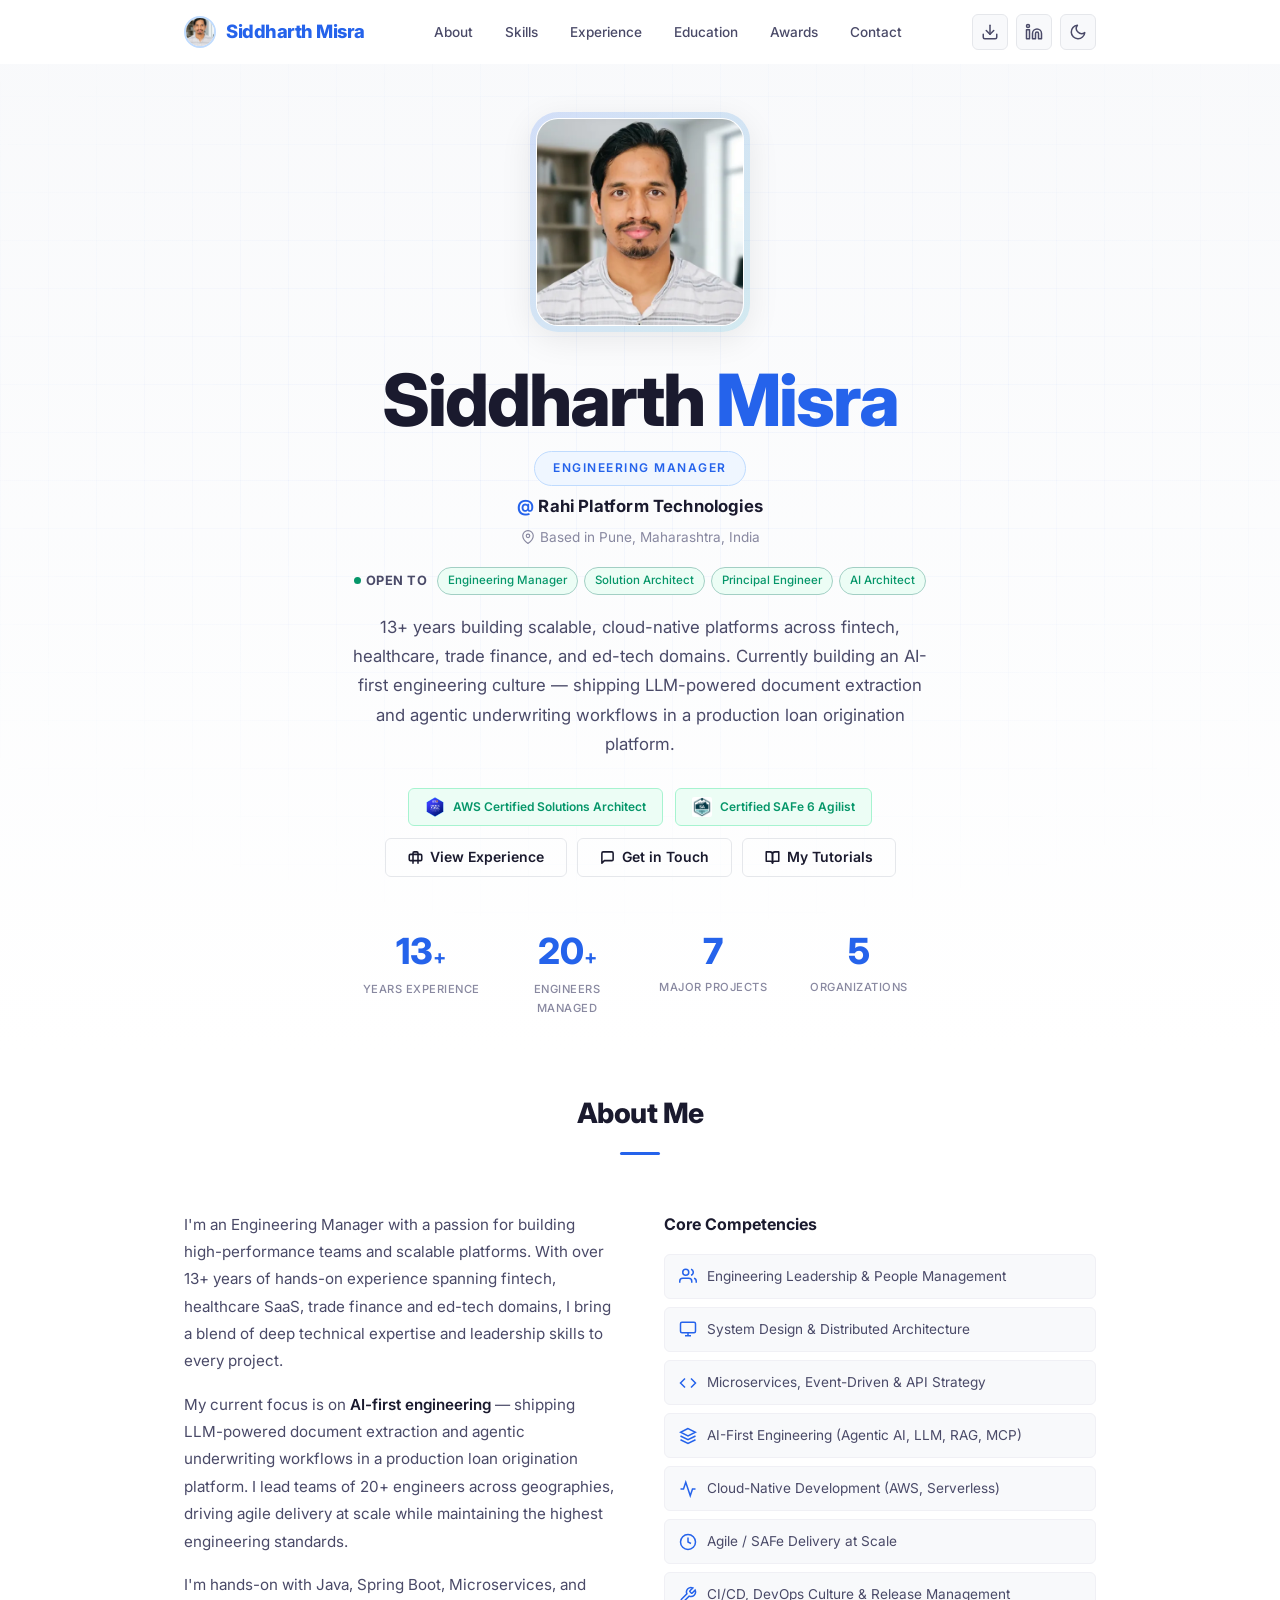
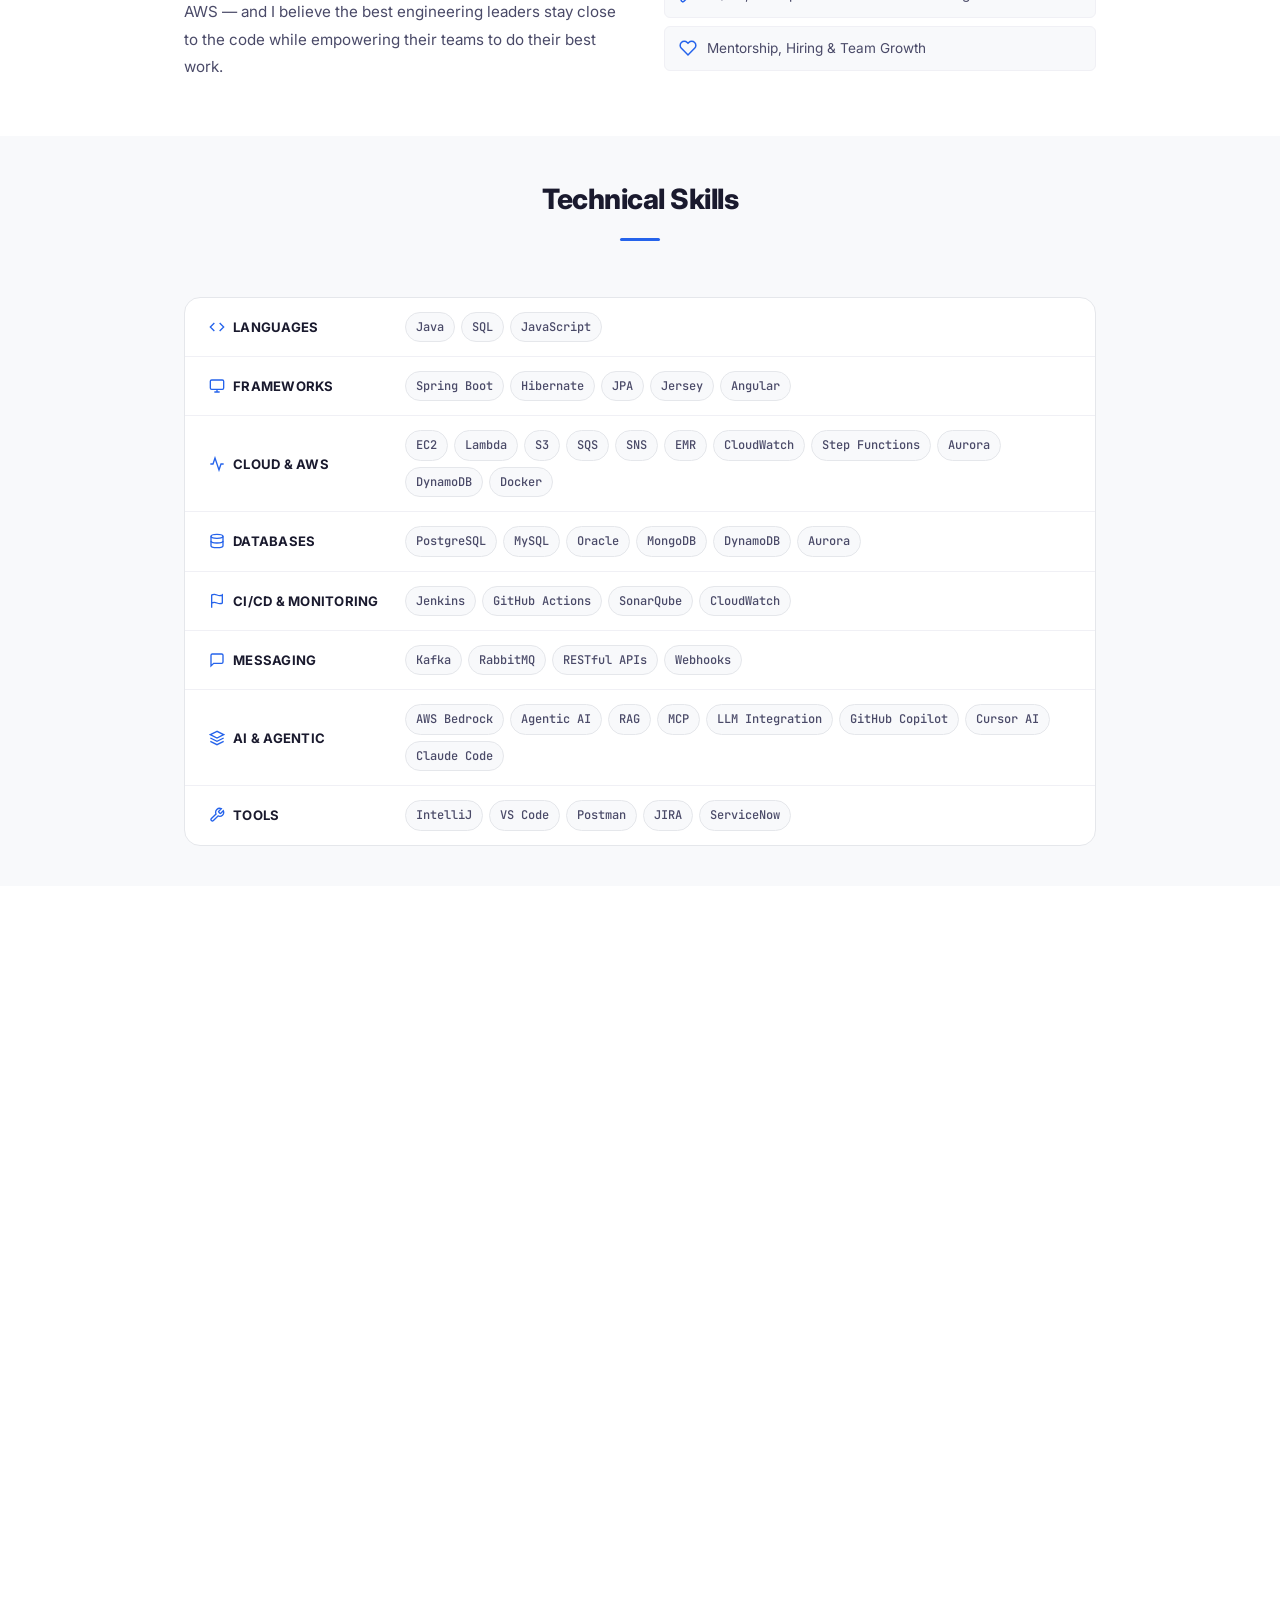
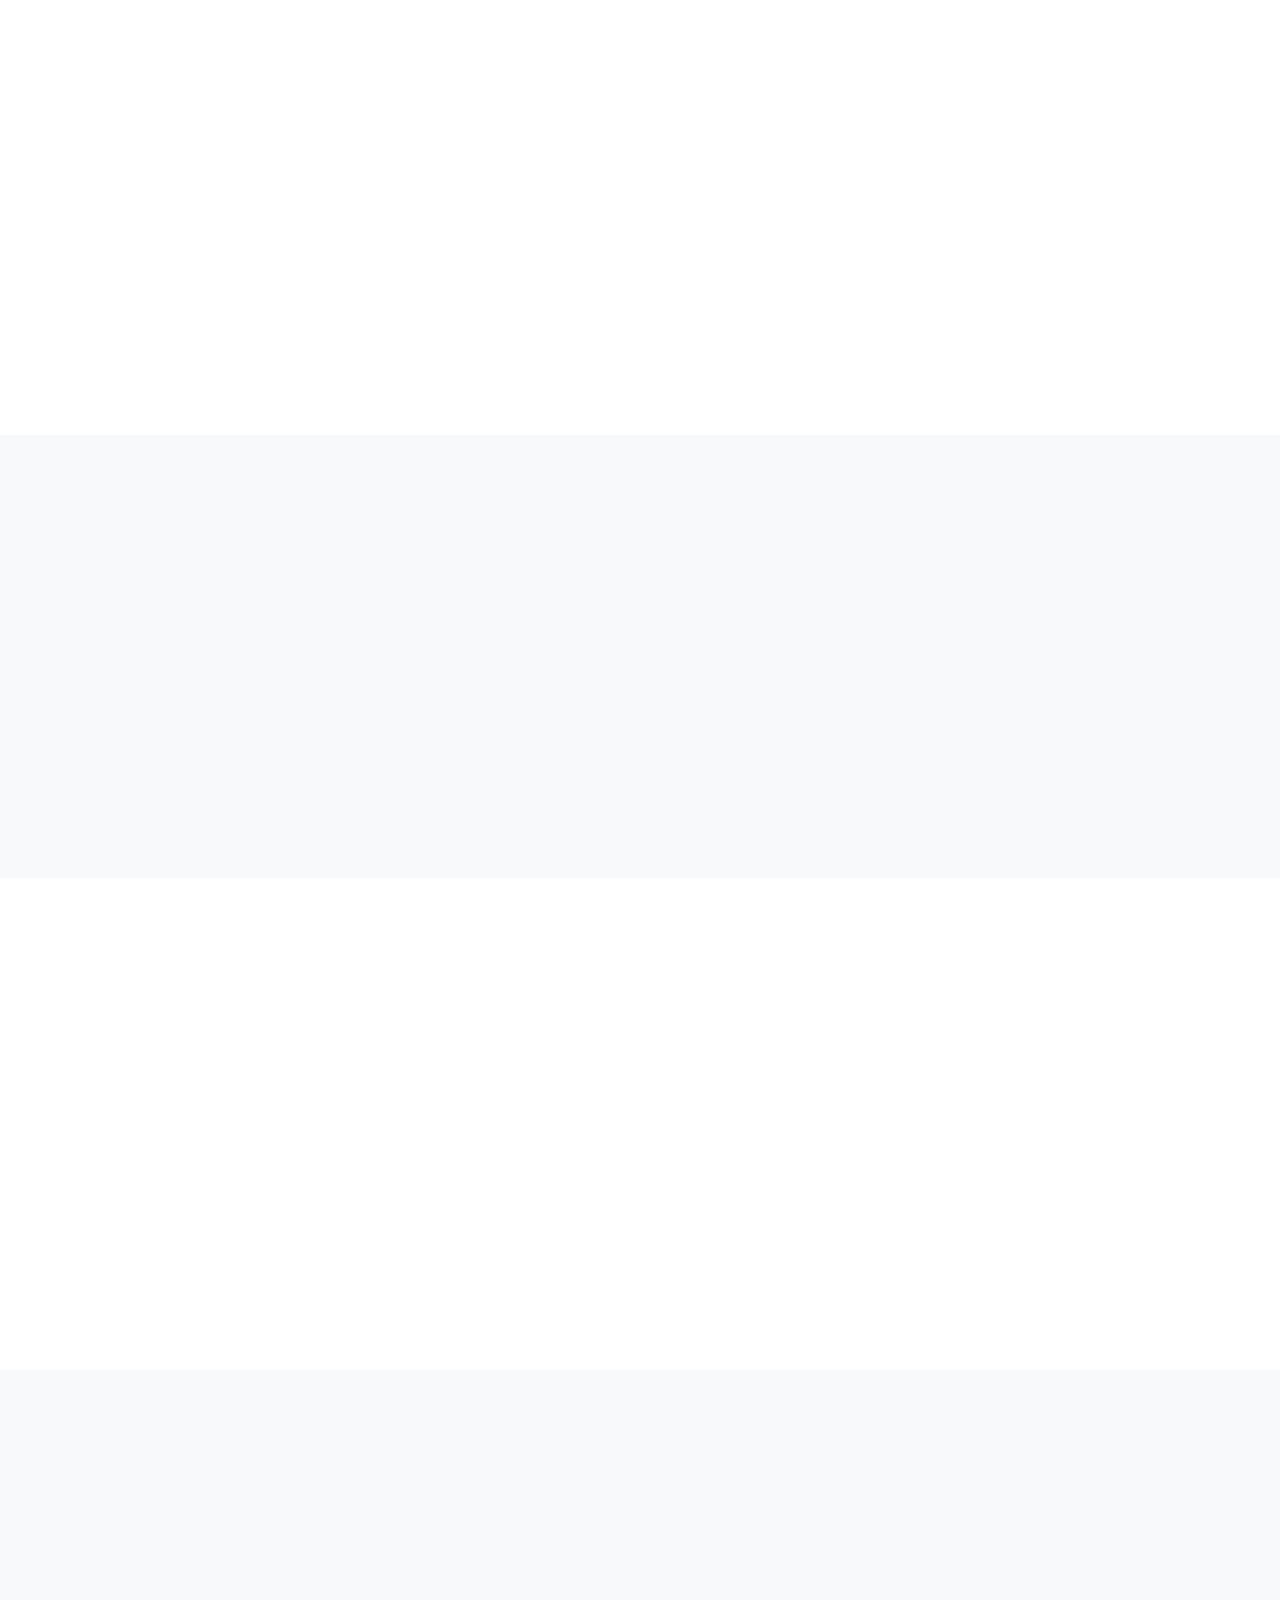
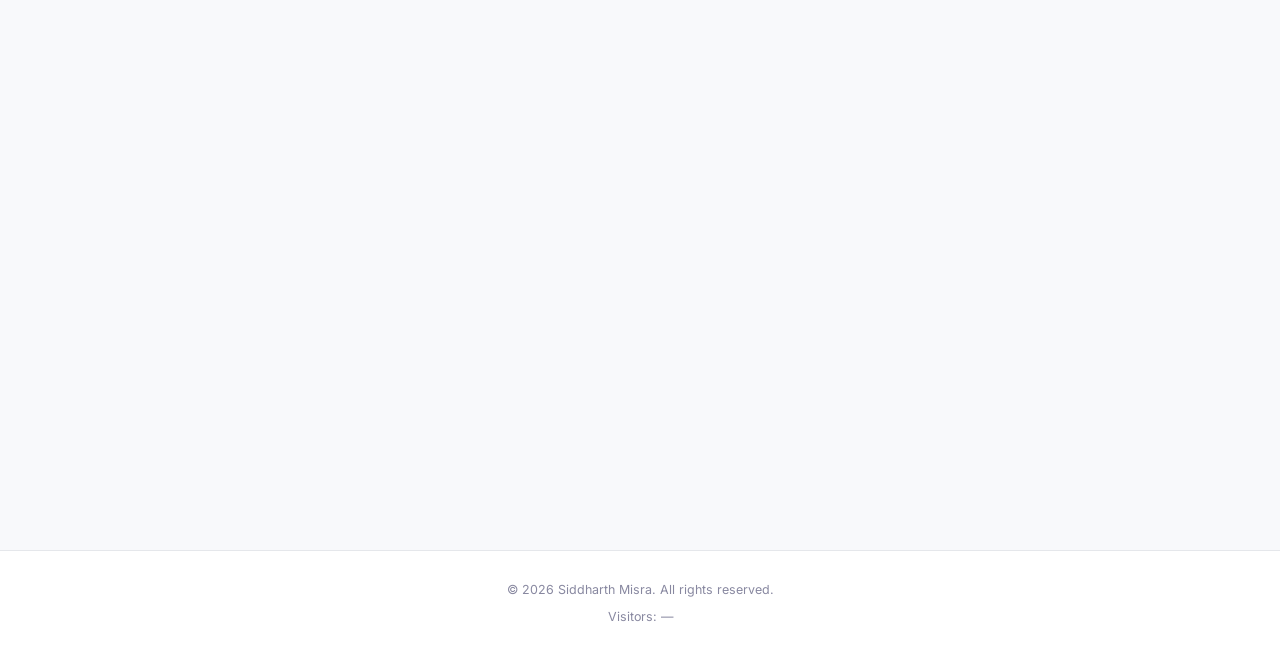
<file: index.html>
<!DOCTYPE html>
<html lang="en">
<head>
    <meta charset="UTF-8">
    <meta name="viewport" content="width=device-width, initial-scale=1.0">
    <title>Siddharth Misra | Engineering Manager | AWS Certified Solutions Architect | SAFe 6 Agilist Certified | AI-First Developer</title>
    <meta name="description" content="Siddharth Misra is an Engineering Manager with 13+ years of experience building scalable, cloud-native platforms. AWS Certified Solutions Architect, SAFe 6 Agilist, and AI-First Engineering Leader based in Pune, India.">
    <meta name="keywords" content="Siddharth Misra, Engineering Manager, Java, Spring Boot, AWS, Microservices, AI, LLM, Agentic Workflows, Fintech, Healthcare SaaS, Resume, Portfolio, Pune, India">
    <meta name="author" content="Siddharth Misra">
    <meta name="robots" content="index, follow">
    <link rel="canonical" href="https://siddharth-misra.github.io/">
    <!-- Open Graph -->
    <meta property="og:title" content="Siddharth Misra — Engineering Manager | AWS Certified | AI-First Developer">
    <meta property="og:description" content="Siddharth Misra is an Engineering Manager with 13+ years building scalable cloud-native platforms across fintech, healthcare SaaS and ed-tech domains. Currently driving AI-first engineering at Rahi Platform Technologies.">
    <meta property="og:type" content="website">
    <meta property="og:url" content="https://siddharth-misra.github.io/">
    <meta property="og:image" content="https://siddharth-misra.github.io/Siddharth-Misra.png">
    <meta property="og:image:alt" content="Siddharth Misra - Engineering Manager">
    <meta property="og:site_name" content="Siddharth Misra">
    <meta property="og:locale" content="en_US">
    <!-- Twitter Card -->
    <meta name="twitter:card" content="summary_large_image">
    <meta name="twitter:title" content="Siddharth Misra — Engineering Manager | AWS Certified | AI-First Developer">
    <meta name="twitter:description" content="Engineering Manager with 13+ years building scalable cloud-native platforms. AWS Certified, SAFe Agilist, AI-First Engineering Leader based in Pune, India.">
    <meta name="twitter:image" content="https://siddharth-misra.github.io/Siddharth-Misra.png">
    <meta name="color-scheme" content="light dark">
    
    <script type="text/javascript">
        (function(c,l,a,r,i,t,y){
            c[a]=c[a]||function(){(c[a].q=c[a].q||[]).push(arguments)};
            t=l.createElement(r);t.async=1;t.src="https://www.clarity.ms/tag/"+i;
            y=l.getElementsByTagName(r)[0];y.parentNode.insertBefore(t,y);
        })(window, document, "clarity", "script", "w5fecopwru");
    </script>
   
    <script type="application/ld+json">
    {
      "@context": "https://schema.org",
      "@type": "Person",
      "name": "Siddharth Misra",
      "jobTitle": "Engineering Manager",
      "url": "https://siddharth-misra.github.io/",
      "image": "https://siddharth-misra.github.io/Siddharth-Misra.png",
      "description": "Engineering Manager with 13+ years of experience building scalable, cloud-native platforms across fintech, healthcare SaaS and ed-tech domains.",
      "address": {
        "@type": "PostalAddress",
        "addressLocality": "Pune",
        "addressRegion": "Maharashtra",
        "addressCountry": "IN"
      },
      "worksFor": {
        "@type": "Organization",
        "name": "Rahi Platform Technologies",
        "url": "https://www.rahitechnologies.com"
      },
      "sameAs": [
        "https://linkedin.com/in/siddharthmisra9"
      ],
      "knowsAbout": ["Engineering Management", "Cloud-Native Platforms", "AWS", "Java", "Spring Boot", "Microservices", "AI", "LLM", "Agentic Workflows", "Fintech", "Healthcare SaaS"]
    }
    </script>
    <script>document.documentElement.classList.add('js');</script>
    <link rel="dns-prefetch" href="//fonts.googleapis.com">
    <link rel="dns-prefetch" href="//fonts.gstatic.com">
    <link rel="preconnect" href="https://fonts.googleapis.com">
    <link rel="preconnect" href="https://fonts.gstatic.com" crossorigin>
    <link href="https://fonts.googleapis.com/css2?family=Inter:opsz,wght@14..32,300..800&family=JetBrains+Mono:wght@400;500&display=swap" rel="stylesheet">
    <link rel="icon" type="image/png" sizes="32x32" href="favicon-32.png">
    <link rel="icon" type="image/png" sizes="192x192" href="favicon-192.png">
    <link rel="apple-touch-icon" href="apple-touch-icon.png">
    <link rel="stylesheet" href="style.css">
</head>
<body>
    <a href="#main-content" class="skip-link">Skip to main content</a>
    <!-- Navigation -->
    <nav class="nav" id="nav" aria-label="Primary">
        <div class="nav-inner">
            <a href="#hero" class="nav-logo">
                <img src="Siddharth-Misra.png" alt="Siddharth Misra" class="nav-logo-img">
                Siddharth Misra
            </a>
            <ul class="nav-links" id="navLinks">
                <li><a href="#about">About</a></li>
                <li><a href="#skills">Skills</a></li>
                <li><a href="#experience">Experience</a></li>
                <li><a href="#education">Education</a></li>
                <li><a href="#awards">Awards</a></li>
                <li><a href="#contact">Contact</a></li>
            </ul>
            <div class="nav-actions">
                <a href="Siddharth-Misra-Resume-A.pdf" target="_blank" rel="noopener noreferrer" class="linkedin-nav-btn" aria-label="Download resume" title="Download resume">
                    <svg width="18" height="18" viewBox="0 0 24 24" fill="none" stroke="currentColor" stroke-width="2" stroke-linecap="round" stroke-linejoin="round"><path d="M21 15v4a2 2 0 0 1-2 2H5a2 2 0 0 1-2-2v-4"/><polyline points="7 10 12 15 17 10"/><line x1="12" y1="15" x2="12" y2="3"/></svg>
                </a>
                
                <a href="https://linkedin.com/in/siddharthmisra9" target="_blank" rel="noopener noreferrer" class="linkedin-nav-btn" aria-label="LinkedIn profile" title="LinkedIn profile">
                    <svg width="18" height="18" viewBox="0 0 24 24" fill="none" stroke="currentColor" stroke-width="2" stroke-linecap="round" stroke-linejoin="round"><path d="M16 8a6 6 0 0 1 6 6v7h-4v-7a2 2 0 0 0-2-2 2 2 0 0 0-2 2v7h-4v-7a6 6 0 0 1 6-6z"/><rect x="2" y="9" width="4" height="12"/><circle cx="4" cy="4" r="2"/></svg>
                </a>
                <button class="theme-toggle" id="themeToggle" type="button" aria-label="Toggle color theme" title="Toggle color theme" aria-pressed="false">
                    <svg class="icon-sun" width="18" height="18" viewBox="0 0 24 24" fill="none" stroke="currentColor" stroke-width="2" stroke-linecap="round" stroke-linejoin="round"><circle cx="12" cy="12" r="5"/><line x1="12" y1="1" x2="12" y2="3"/><line x1="12" y1="21" x2="12" y2="23"/><line x1="4.22" y1="4.22" x2="5.64" y2="5.64"/><line x1="18.36" y1="18.36" x2="19.78" y2="19.78"/><line x1="1" y1="12" x2="3" y2="12"/><line x1="21" y1="12" x2="23" y2="12"/><line x1="4.22" y1="19.78" x2="5.64" y2="18.36"/><line x1="18.36" y1="5.64" x2="19.78" y2="4.22"/></svg>
                    <svg class="icon-moon" width="18" height="18" viewBox="0 0 24 24" fill="none" stroke="currentColor" stroke-width="2" stroke-linecap="round" stroke-linejoin="round"><path d="M21 12.79A9 9 0 1 1 11.21 3 7 7 0 0 0 21 12.79z"/></svg>
                </button>
                <button class="nav-toggle" id="navToggle" type="button" aria-label="Toggle menu" aria-controls="navLinks" aria-expanded="false">
                    <span></span><span></span><span></span>
                </button>
            </div>
        </div>
    </nav>
    <div class="nav-backdrop" id="navBackdrop" aria-hidden="true"></div>

    <main id="main-content">
    <!-- Hero Section -->
    <section class="hero" id="hero">
        <div class="hero-bg-grid"></div>
        <div class="container hero-content">
            <div class="hero-photo-outer animate-in delay-1">
                <div class="hero-photo-wrap">
                    <picture>
                        <source srcset="Siddharth-Misra.webp" type="image/webp">
                        <img
                            class="hero-photo"
                            src="Siddharth-Misra.png"
                            alt="Portrait of Siddharth Misra"
                            width="480"
                            height="580"
                        >
                    </picture>
                </div>
            </div>
            <h1 class="hero-title animate-in delay-1">
                Siddharth <span class="gradient-text">Misra</span>
            </h1>
            <div class="hero-badge animate-in delay-2">Engineering Manager</div>
            <p class="hero-org animate-in delay-3"><span class="hero-org-at">@</span> <a href="https://www.rahitechnologies.com" target="_blank" rel="noopener noreferrer" class="hero-org-link">Rahi Platform Technologies</a></p>
            <p class="hero-location animate-in delay-3">
                <svg width="14" height="14" viewBox="0 0 24 24" fill="none" stroke="currentColor" stroke-width="2"><path d="M21 10c0 7-9 13-9 13s-9-6-9-13a9 9 0 0 1 18 0z"/><circle cx="12" cy="10" r="3"/></svg>
                Based in Pune, Maharashtra, India
            </p>
            <div class="open-role-tags animate-in delay-4" aria-label="Open to roles">
                <span class="open-role-label"><span class="open-role-dot" aria-hidden="true"></span>Open to</span>
                <span class="tag tag-open-role">Engineering Manager</span>
                <span class="tag tag-open-role">Solution Architect</span>
                <span class="tag tag-open-role">Principal Engineer</span>
                <span class="tag tag-open-role">AI Architect</span>
            </div>
            <p class="hero-subtitle animate-in delay-4">
                13+ years building scalable, cloud-native platforms across fintech, healthcare, trade finance, and ed-tech domains.
                Currently building an AI-first engineering culture &mdash; shipping LLM-powered document extraction and agentic underwriting workflows in a production loan origination platform.
            </p>
            <div class="hero-certs animate-in delay-4">
                <a href="https://www.credly.com/badges/0fa12d67-9d01-4b40-9cd2-b124b5f8e7a7" target="_blank" rel="noopener noreferrer" class="cert-badge">
                    <img src="aws.png" alt="AWS" class="cert-badge-img" width="20" height="20">
                    AWS Certified Solutions Architect
                </a>
                <a href="https://www.credly.com/badges/f276fc6d-7b1a-4e27-8855-94b87d6af2ec" target="_blank" rel="noopener noreferrer" class="cert-badge">
                    <img src="safe.png" alt="SAFe" class="cert-badge-img" width="20" height="20">
                    Certified SAFe 6 Agilist
                </a>
            </div>

            <div class="hero-actions animate-in delay-5">
                <a href="#experience" class="btn btn-outline">
                    <svg width="15" height="15" viewBox="0 0 24 24" fill="none" stroke="currentColor" stroke-width="2.5" stroke-linecap="round" stroke-linejoin="round"><path d="M20 7H4a2 2 0 0 0-2 2v6a2 2 0 0 0 2 2h16a2 2 0 0 0 2-2V9a2 2 0 0 0-2-2z"/><path d="M16 21V5a2 2 0 0 0-2-2h-4a2 2 0 0 0-2 2v16"/></svg>
                    View Experience
                </a>
                <a href="#contact" class="btn btn-outline">
                    <svg width="15" height="15" viewBox="0 0 24 24" fill="none" stroke="currentColor" stroke-width="2.5" stroke-linecap="round" stroke-linejoin="round"><path d="M21 15a2 2 0 0 1-2 2H7l-4 4V5a2 2 0 0 1 2-2h14a2 2 0 0 1 2 2z"/></svg>
                    Get in Touch
                </a>
                <a href="https://siddharth-misra.github.io/tutorials/index.html" target="_blank" rel="noopener noreferrer" class="btn btn-tutorials">
                    <svg width="15" height="15" viewBox="0 0 24 24" fill="none" stroke="currentColor" stroke-width="2.5" stroke-linecap="round" stroke-linejoin="round"><path d="M2 3h6a4 4 0 0 1 4 4v14a3 3 0 0 0-3-3H2z"/><path d="M22 3h-6a4 4 0 0 0-4 4v14a3 3 0 0 1 3-3h7z"/></svg>
                    My Tutorials
                </a>
            </div>
            <div class="hero-stats animate-in delay-5">
                <div class="stat">
                    <span class="stat-number" data-count="13">13</span><span class="stat-plus">+</span>
                    <span class="stat-label">Years Experience</span>
                </div>
                <div class="stat">
                    <span class="stat-number" data-count="20">20</span><span class="stat-plus">+</span>
                    <span class="stat-label">Engineers Managed</span>
                </div>
                <div class="stat">
                    <span class="stat-number" data-count="7">7</span>
                    <span class="stat-label">Major Projects</span>
                </div>
                <div class="stat">
                    <span class="stat-number" data-count="5">5</span>
                    <span class="stat-label">Organizations</span>
                </div>
            </div>
        </div>
    </section>

    <!-- About Section -->
    <section class="section" id="about">
        <div class="container">
            <h2 class="section-title fade-up">About Me</h2>
            <div class="about-grid">
                <div class="about-text fade-up">
                    <p>
                        I'm an Engineering Manager with a passion for building high-performance teams and scalable platforms.
                        With over 13+ years of hands-on experience spanning fintech, healthcare SaaS, trade finance and ed-tech domains,
                        I bring a blend of deep technical expertise and leadership skills to every project.
                    </p>
                    <p>
                        My current focus is on <strong>AI-first engineering</strong> &mdash; shipping LLM-powered document extraction
                        and agentic underwriting workflows in a production loan origination platform.
                        I lead teams of 20+ engineers across geographies, driving agile delivery at scale while maintaining
                        the highest engineering standards.
                    </p>
                    <p>
                        I'm hands-on with Java, Spring Boot, Microservices, and AWS &mdash; and I believe the best engineering leaders
                        stay close to the code while empowering their teams to do their best work.
                    </p>
                </div>
                <div class="about-competencies fade-up">
                    <h3>Core Competencies</h3>
                    <div class="competency-grid">
                        <div class="competency-item">
                            <svg width="20" height="20" viewBox="0 0 24 24" fill="none" stroke="currentColor" stroke-width="2"><path d="M17 21v-2a4 4 0 0 0-4-4H5a4 4 0 0 0-4 4v2"/><circle cx="9" cy="7" r="4"/><path d="M23 21v-2a4 4 0 0 0-3-3.87"/><path d="M16 3.13a4 4 0 0 1 0 7.75"/></svg>
                            <span>Engineering Leadership & People Management</span>
                        </div>
                        <div class="competency-item">
                            <svg width="20" height="20" viewBox="0 0 24 24" fill="none" stroke="currentColor" stroke-width="2"><rect x="2" y="3" width="20" height="14" rx="2" ry="2"/><line x1="8" y1="21" x2="16" y2="21"/><line x1="12" y1="17" x2="12" y2="21"/></svg>
                            <span>System Design & Distributed Architecture</span>
                        </div>
                        <div class="competency-item">
                            <svg width="20" height="20" viewBox="0 0 24 24" fill="none" stroke="currentColor" stroke-width="2"><polyline points="16 18 22 12 16 6"/><polyline points="8 6 2 12 8 18"/></svg>
                            <span>Microservices, Event-Driven & API Strategy</span>
                        </div>
                        <div class="competency-item">
                            <svg width="20" height="20" viewBox="0 0 24 24" fill="none" stroke="currentColor" stroke-width="2"><path d="M12 2L2 7l10 5 10-5-10-5z"/><path d="M2 17l10 5 10-5"/><path d="M2 12l10 5 10-5"/></svg>
                            <span>AI-First Engineering (Agentic AI, LLM, RAG, MCP)</span>
                        </div>
                        <div class="competency-item">
                            <svg width="20" height="20" viewBox="0 0 24 24" fill="none" stroke="currentColor" stroke-width="2"><path d="M22 12h-4l-3 9L9 3l-3 9H2"/></svg>
                            <span>Cloud-Native Development (AWS, Serverless)</span>
                        </div>
                        <div class="competency-item">
                            <svg width="20" height="20" viewBox="0 0 24 24" fill="none" stroke="currentColor" stroke-width="2"><circle cx="12" cy="12" r="10"/><polyline points="12 6 12 12 16 14"/></svg>
                            <span>Agile / SAFe Delivery at Scale</span>
                        </div>
                        <div class="competency-item">
                            <svg width="20" height="20" viewBox="0 0 24 24" fill="none" stroke="currentColor" stroke-width="2"><path d="M14.7 6.3a1 1 0 0 0 0 1.4l1.6 1.6a1 1 0 0 0 1.4 0l3.77-3.77a6 6 0 0 1-7.94 7.94l-6.91 6.91a2.12 2.12 0 0 1-3-3l6.91-6.91a6 6 0 0 1 7.94-7.94l-3.76 3.76z"/></svg>
                            <span>CI/CD, DevOps Culture & Release Management</span>
                        </div>
                        <div class="competency-item">
                            <svg width="20" height="20" viewBox="0 0 24 24" fill="none" stroke="currentColor" stroke-width="2"><path d="M20.84 4.61a5.5 5.5 0 0 0-7.78 0L12 5.67l-1.06-1.06a5.5 5.5 0 0 0-7.78 7.78l1.06 1.06L12 21.23l7.78-7.78 1.06-1.06a5.5 5.5 0 0 0 0-7.78z"/></svg>
                            <span>Mentorship, Hiring & Team Growth</span>
                        </div>
                    </div>
                </div>
            </div>
        </div>
    </section>

    <!-- Skills Section -->
    <section class="section" id="skills">
        <div class="container">
            <h2 class="section-title fade-up">Technical Skills</h2>
            <div class="skills-table fade-up">
                <div class="skill-row">
                    <div class="skill-label">
                        <svg width="16" height="16" viewBox="0 0 24 24" fill="none" stroke="currentColor" stroke-width="2"><polyline points="16 18 22 12 16 6"/><polyline points="8 6 2 12 8 18"/></svg>
                        Languages
                    </div>
                    <div class="skill-tags">
                        <span class="tag">Java</span>
                        <span class="tag">SQL</span>
                        <span class="tag">JavaScript</span>
                    </div>
                </div>
                <div class="skill-row">
                    <div class="skill-label">
                        <svg width="16" height="16" viewBox="0 0 24 24" fill="none" stroke="currentColor" stroke-width="2"><rect x="2" y="3" width="20" height="14" rx="2" ry="2"/><line x1="8" y1="21" x2="16" y2="21"/><line x1="12" y1="17" x2="12" y2="21"/></svg>
                        Frameworks
                    </div>
                    <div class="skill-tags">
                        <span class="tag">Spring Boot</span>
                        <span class="tag">Hibernate</span>
                        <span class="tag">JPA</span>
                        <span class="tag">Jersey</span>
                        <span class="tag">Angular</span>
                    </div>
                </div>
                <div class="skill-row">
                    <div class="skill-label">
                        <svg width="16" height="16" viewBox="0 0 24 24" fill="none" stroke="currentColor" stroke-width="2"><path d="M22 12h-4l-3 9L9 3l-3 9H2"/></svg>
                        Cloud & AWS
                    </div>
                    <div class="skill-tags">
                        <span class="tag">EC2</span>
                        <span class="tag">Lambda</span>
                        <span class="tag">S3</span>
                        <span class="tag">SQS</span>
                        <span class="tag">SNS</span>
                        <span class="tag">EMR</span>
                        <span class="tag">CloudWatch</span>
                        <span class="tag">Step Functions</span>
                        <span class="tag">Aurora</span>
                        <span class="tag">DynamoDB</span>
                        <span class="tag">Docker</span>
                    </div>
                </div>
                <div class="skill-row">
                    <div class="skill-label">
                        <svg width="16" height="16" viewBox="0 0 24 24" fill="none" stroke="currentColor" stroke-width="2"><ellipse cx="12" cy="5" rx="9" ry="3"/><path d="M21 12c0 1.66-4 3-9 3s-9-1.34-9-3"/><path d="M3 5v14c0 1.66 4 3 9 3s9-1.34 9-3V5"/></svg>
                        Databases
                    </div>
                    <div class="skill-tags">
                        <span class="tag">PostgreSQL</span>
                        <span class="tag">MySQL</span>
                        <span class="tag">Oracle</span>
                        <span class="tag">MongoDB</span>
                        <span class="tag">DynamoDB</span>
                        <span class="tag">Aurora</span>
                    </div>
                </div>
                <div class="skill-row">
                    <div class="skill-label">
                        <svg width="16" height="16" viewBox="0 0 24 24" fill="none" stroke="currentColor" stroke-width="2"><path d="M4 15s1-1 4-1 5 2 8 2 4-1 4-1V3s-1 1-4 1-5-2-8-2-4 1-4 1z"/><line x1="4" y1="22" x2="4" y2="15"/></svg>
                        CI/CD & Monitoring
                    </div>
                    <div class="skill-tags">
                        <span class="tag">Jenkins</span>
                        <span class="tag">GitHub Actions</span>
                        <span class="tag">SonarQube</span>
                        <span class="tag">CloudWatch</span>
                    </div>
                </div>
                <div class="skill-row">
                    <div class="skill-label">
                        <svg width="16" height="16" viewBox="0 0 24 24" fill="none" stroke="currentColor" stroke-width="2"><path d="M21 15a2 2 0 0 1-2 2H7l-4 4V5a2 2 0 0 1 2-2h14a2 2 0 0 1 2 2z"/></svg>
                        Messaging
                    </div>
                    <div class="skill-tags">
                        <span class="tag">Kafka</span>
                        <span class="tag">RabbitMQ</span>
                        <span class="tag">RESTful APIs</span>
                        <span class="tag">Webhooks</span>
                    </div>
                </div>
                <div class="skill-row">
                    <div class="skill-label">
                        <svg width="16" height="16" viewBox="0 0 24 24" fill="none" stroke="currentColor" stroke-width="2"><path d="M12 2L2 7l10 5 10-5-10-5z"/><path d="M2 17l10 5 10-5"/><path d="M2 12l10 5 10-5"/></svg>
                        AI & Agentic
                    </div>
                    <div class="skill-tags">
                        <span class="tag tag-accent">AWS Bedrock</span>
                        <span class="tag tag-accent">Agentic AI</span>
                        <span class="tag tag-accent">RAG</span>
                        <span class="tag tag-accent">MCP</span>
                        <span class="tag tag-accent">LLM Integration</span>
                        <span class="tag tag-accent">GitHub Copilot</span>
                        <span class="tag tag-accent">Cursor AI</span>
                        <span class="tag tag-accent">Claude Code</span>
                    </div>
                </div>
                <div class="skill-row">
                    <div class="skill-label">
                        <svg width="16" height="16" viewBox="0 0 24 24" fill="none" stroke="currentColor" stroke-width="2"><path d="M14.7 6.3a1 1 0 0 0 0 1.4l1.6 1.6a1 1 0 0 0 1.4 0l3.77-3.77a6 6 0 0 1-7.94 7.94l-6.91 6.91a2.12 2.12 0 0 1-3-3l6.91-6.91a6 6 0 0 1 7.94-7.94l-3.76 3.76z"/></svg>
                        Tools
                    </div>
                    <div class="skill-tags">
                        <span class="tag">IntelliJ</span>
                        <span class="tag">VS Code</span>
                        <span class="tag">Postman</span>
                        <span class="tag">JIRA</span>
                        <span class="tag">ServiceNow</span>
                    </div>
                </div>
            </div>
        </div>
    </section>

    <!-- Experience Section -->
    <section class="section" id="experience">
        <div class="container">
            <h2 class="section-title fade-up">Professional Experience</h2>
            <div class="timeline">

                <!-- Rahi -->
                <div class="timeline-item fade-up">
                    <div class="timeline-marker"></div>
                    <div class="timeline-content">
                        <div class="timeline-header">
                            <div>
                                <h3>Engineering Manager</h3>
                                <p class="company">Rahi Platform Technologies</p>
                            </div>
                            <div class="timeline-meta">
                                <span class="date">Nov 2025 &mdash; Present</span>
                                <span class="location">Pune, India</span>
                            </div>
                        </div>

                        <div class="project-label">Loan Origination Platform (LOP)</div>
                        <p class="project-desc">End-to-end loan origination system for banks, NBFCs, and fintechs &mdash; covering the full lifecycle from customer application and KYC through credit underwriting, decisioning, e-sign, and loan disbursal. Built as a cloud-native, microservices-based platform designed for high throughput and regulatory compliance.</p>
                        <div class="tech-stack">
                            <span>Java</span><span>Spring Boot</span><span>Angular</span><span>AWS</span><span>PostgreSQL</span><span>MongoDB</span><span>Kafka</span><span>SQS</span><span>Docker</span><span>OAuth2 / JWT</span>
                        </div>

                        <div class="modules-grid">
                            <div class="module">
                                <strong>Loan Application & Onboarding</strong>
                                <p>Multi-channel application capture (web/mobile/branch) &mdash; personal, income, and document data collection with validation workflows</p>
                            </div>
                            <div class="module">
                                <strong>KYC & Document Verification</strong>
                                <p>OCR-based document ingestion, Aadhaar/PAN verification via UIDAI & CKYC APIs, fraud check integrations, and GST validation</p>
                            </div>
                            <div class="module">
                                <strong>Credit Underwriting Engine</strong>
                                <p>Bureau integrations (CIBIL, Experian), rule-based eligibility engine, income analysis, and risk scoring for automated decisioning</p>
                            </div>
                            <div class="module">
                                <strong>Decision & Offer Engine</strong>
                                <p>Approve / Reject / Refer workflows, loan amount and interest rate finalization, customer offer presentation with EMI and tenure options</p>
                            </div>
                            <div class="module">
                                <strong>Agreement & e-Sign</strong>
                                <p>Automated loan agreement generation, Aadhaar OTP-based digital signing, and full audit trail for regulatory compliance</p>
                            </div>
                            <div class="module">
                                <strong>Disbursement & Workflow</strong>
                                <p>Workflow-orchestrated disbursement flows &mdash; fund transfer to customer account or third-party (dealer/seller), event-driven status tracking via Kafka</p>
                            </div>
                        </div>

                        <ul class="timeline-details">
                            <li>Leading a team of <strong>20+ engineers</strong> across frontend, backend, and platform &mdash; driving end-to-end delivery of the LOP from architecture to production.</li>
                            <li>Delivered platform MVP rapidly &mdash; onboarded multiple client organizations in the first quarter of launch.</li>
                            <li>Designed the microservices architecture &mdash; decomposing the loan lifecycle into independently deployable services with high-throughput processing.</li>
                            <li>Established workflow orchestration for loan processing flows and configurable credit eligibility rules, significantly reducing manual intervention.</li>
                            <li>Integrated third-party APIs for KYC (UIDAI, CKYC), credit bureaus (CIBIL, Experian), and e-sign providers with retry, idempotency, and audit logging.</li>
                            <li>Driving AI-first initiatives - evaluating agentic AI usecases for Loan Origination System.</li>
                            <li>Leading Agile / SAFe ceremonies, code reviews, and engineering standards across the team &mdash; ensuring delivery quality and system observability.</li>
                            <li>Designed and implemented a scalable event-driven architecture for loan workflows, enabling reliable asynchronous processing and portfolio-specific configurable workflows.</li>
                            <li>Architected and integrated agentic LOS use cases from scratch, including KYC OCR, speech-to-text, and bank statement analysis, using AWS Bedrock.</li>
                        </ul>
                    </div>
                </div>

                <!-- ZS Associates -->
                <div class="timeline-item fade-up">
                    <div class="timeline-marker"></div>
                    <div class="timeline-content">
                        <div class="timeline-header">
                            <div>
                                <h3>Senior Lead, Engineering</h3>
                                <p class="company">ZS Associates</p>
                            </div>
                            <div class="timeline-meta">
                                <span class="date">Oct 2021 &mdash; Nov 2025</span>
                                <span class="duration">4 years</span>
                                <span class="location">Pune, India</span>
                            </div>
                        </div>
                        <div class="project-label">ZAIDYN IC Ops (ZICO) &mdash; Healthcare SaaS</div>
                        <p class="project-desc">Cloud-based SaaS platform automating incentive compensation for pharmaceutical sales teams &mdash; handling sales crediting, territory management, quota attainment, payout calculation, and compensation reporting for global healthcare clients.</p>
                        <div class="tech-stack">
                            <span>Java</span><span>Spring Boot</span><span>PostgreSQL</span><span>AWS Lambda</span><span>EMR</span><span>Aurora</span><span>S3</span><span>SQS</span><span>SNS</span><span>Jenkins</span>
                        </div>
                        <div class="modules-grid">
                            <div class="module">
                                <strong>Sales Crediting Engine</strong>
                                <p>Large-scale sales transaction processing via AWS EMR batch jobs</p>
                            </div>
                            <div class="module">
                                <strong>Plan & Quota Management</strong>
                                <p>Territory hierarchies, team structures, and quota assignments</p>
                            </div>
                            <div class="module">
                                <strong>Payout Calculation</strong>
                                <p>Incentive payouts from crediting results using complex business logic</p>
                            </div>
                            <div class="module">
                                <strong>Reports & Dashboards</strong>
                                <p>Compensation reports for sales reps and managers</p>
                            </div>
                            <div class="module">
                                <strong>Data Pipelines</strong>
                                <p>AWS Lambda & EMR-based ETL for large-scale data ingestion</p>
                            </div>
                        </div>
                        <ul class="timeline-details">
                            <li>Managed <strong>20+ engineers</strong> across <strong>3 scrum teams</strong> in 2 geographies (US & India).</li>
                            <li>Owned end-to-end delivery of backend services impacting a large user base across client organizations.</li>
                            <li>Reduced sprint duration from 2 weeks to 1 week &mdash; increased delivery velocity and tightened feedback loops.</li>
                            <li>Drove DevOps improvements that significantly reduced deployment time and enhanced CI/CD pipelines.</li>
                            <li>Led infrastructure cost optimization initiatives, reducing cloud spend while improving reliability and SLA adherence.</li>
                            <li>Conducted regular 1:1s, mentored engineers, and drove hiring and career development.</li>
                            <li>Received <strong>Total Experience Champion</strong> and <strong>Learning Champion</strong> awards.</li>
                        </ul>
                    </div>
                </div>

                <!-- Finserv -->
                <div class="timeline-item fade-up">
                    <div class="timeline-marker"></div>
                    <div class="timeline-content">
                        <div class="timeline-header">
                            <div>
                                <h3>Technical Lead</h3>
                                <p class="company">Finserv MARKETS (Bajaj Finserv Direct Ltd.)</p>
                            </div>
                            <div class="timeline-meta">
                                <span class="date">Jan 2020 &mdash; Oct 2021</span>
                                <span class="duration">1 yr 10 mo</span>
                                <span class="location">Pune, India</span>
                            </div>
                        </div>
                        <div class="project-label">Finserv MARKETS &mdash; Payments, Rewards, and Compliance Platform</div>
                        <p class="project-desc">Led design and development of high-throughput payment, rewards, and compliance systems for a fast-growing fintech platform.</p>
                        <div class="tech-stack">
                            <span>Java</span><span>Spring Boot</span><span>Hibernate</span><span>PostgreSQL</span><span>MySQL</span><span>AWS</span><span>Angular</span><span>REST APIs</span>
                        </div>
                        <div class="modules-grid">
                            <div class="module">
                                <strong>BBPS</strong>
                                <p>NPCI-regulated bill payment integration with RBI compliance</p>
                            </div>
                            <div class="module">
                                <strong>UPI</strong>
                                <p>Bank-to-bank payments via VPA with secure webhook callbacks</p>
                            </div>
                            <div class="module">
                                <strong>Payment Gateway</strong>
                                <p>Multi-gateway abstraction (PayU & Razorpay) with failover</p>
                            </div>
                            <div class="module">
                                <strong>Rewards Engine</strong>
                                <p>Real-time gamified rewards with rule-based issuance</p>
                            </div>
                            <div class="module">
                                <strong>Document e-Sign</strong>
                                <p>Aadhaar/OTP-based digital signing with full audit trail</p>
                            </div>
                            <div class="module">
                                <strong>VAPT & Webhooks</strong>
                                <p>Security hardening and event-driven webhook delivery</p>
                            </div>
                        </div>
                        <ul class="timeline-details">
                            <li>Led a team of <strong>8 engineers</strong> across backend and integration workstreams, owning technical design and delivery of payment and rewards microservices.</li>
                            <li>Delivered <strong>6 major product integrations</strong> across payments, rewards, compliance, and security &mdash; payment systems built for high throughput and reliability.</li>
                            <li>Rewards engine processed high volumes of real-time reward events with rule-based issuance and zero double-credit incidents.</li>
                            <li>Collaborated with Product, QA, and InfoSec for secure, RBI-compliant delivery of all payment APIs.</li>
                            <li>Received <strong>Hero of the Moment</strong> and <strong>Ace of Initiative</strong> awards.</li>
                        </ul>
                    </div>
                </div>

                <!-- Infosys -->
                <div class="timeline-item fade-up">
                    <div class="timeline-marker"></div>
                    <div class="timeline-content">
                        <div class="timeline-header">
                            <div>
                                <h3>Technology Analyst</h3>
                                <p class="company">Infosys</p>
                            </div>
                            <div class="timeline-meta">
                                <span class="date">Aug 2018 &mdash; Jan 2020</span>
                                <span class="duration">1 yr 6 mo</span>
                                <span class="location">Pune, India</span>
                            </div>
                        </div>
                        <div class="project-label">TRIMS &mdash; Trade Record Information Management System</div>
                        <p class="project-desc">Enterprise trade finance platform for global banking clients &mdash; managing the full lifecycle of trade instruments from registration through settlement and liquidation.</p>
                        <p class="project-scope"><strong>Scope:</strong> Backend services across multiple trade finance modules, transaction processing, performance optimization, audit-compliant architecture.</p>
                        <div class="tech-stack">
                            <span>Java</span><span>Spring Boot</span><span>Hibernate</span><span>Oracle DB</span><span>REST APIs</span>
                        </div>
                        <ul class="timeline-details">
                            <li>Developed Java-based backend services across multiple trade finance modules.</li>
                            <li>Reduced transaction processing latency through targeted SQL query optimization and backend code refactoring.</li>
                            <li>Contributed to architecture redesign that improved system scalability and ensured full audit compliance for global banking clients.</li>
                            <li>Recognized as <strong>Star Performer of the Month</strong>.</li>
                        </ul>
                    </div>
                </div>

                <!-- ClerisyHub -->
                <div class="timeline-item fade-up">
                    <div class="timeline-marker"></div>
                    <div class="timeline-content">
                        <div class="timeline-header">
                            <div>
                                <h3>Founder & Technology Lead</h3>
                                <p class="company">ClerisyHub (Startup)</p>
                            </div>
                            <div class="timeline-meta">
                                <span class="date">Apr 2017 &mdash; Aug 2018</span>
                                <span class="duration">1 yr 5 mo</span>
                                <span class="location">Lucknow, India</span>
                            </div>
                        </div>
                        <div class="project-label">ClerisyHub &mdash; Unified Educational Management Platform</div>
                        <p class="project-desc">Ed-tech platform connecting institutes, students, and parents &mdash; attendance tracking, homework, fee management, announcements, exam results, and parent-teacher communication.</p>
                        <p class="project-scope"><strong>Scope:</strong> Web, Android, and desktop product ecosystem covering institute operations, parent communication, and student lifecycle features.</p>
                        <div class="tech-stack">
                            <span>Java</span><span>Spring Boot</span><span>Android</span><span>Angular</span><span>MySQL</span><span>REST APIs</span>
                        </div>
                        <ul class="timeline-details">
                            <li>Founded the company and owned the full product lifecycle from ideation to deployment.</li>
                            <li>Designed and built a multi-platform ecosystem (web, Android, desktop) from scratch.</li>
                            <li>Led product strategy, MVP development, user onboarding, and market testing.</li>
                        </ul>
                    </div>
                </div>

                <!-- TCS -->
                <div class="timeline-item fade-up">
                    <div class="timeline-marker"></div>
                    <div class="timeline-content">
                        <div class="timeline-header">
                            <div>
                                <h3>System Engineer</h3>
                                <p class="company">Tata Consultancy Services (TCS)</p>
                            </div>
                            <div class="timeline-meta">
                                <span class="date">Jan 2013 &mdash; Apr 2017</span>
                                <span class="duration">4 yrs 4 mo</span>
                                <span class="location">Chennai, Gurgaon, Lucknow</span>
                            </div>
                        </div>
                        <div class="project-label">G2C &mdash; Global Common V2.0 & V3.0 (Citibank)</div>
                        <div class="tech-stack">
                            <span>Java</span><span>TIBCO BW</span><span>TIBCO EMS</span><span>Oracle DB</span><span>XML/XSLT</span><span>SOA</span>
                        </div>
                        <p class="project-desc">Citibank initiative to consolidate country-specific banking applications into a single unified codebase deployed globally.</p>
                        <div class="project-label" style="margin-top: 1rem;">ITS &mdash; Intelligent Testing System (Nielsen)</div>
                        <div class="tech-stack">
                            <span>Java</span><span>Selenium</span><span>TestNG</span><span>Maven</span><span>Jenkins</span>
                        </div>
                        <p class="project-desc">Automated testing framework enabling concurrent software testing alongside active development.</p>
                        <ul class="timeline-details">
                            <li><strong>G2C:</strong> Developed middleware integrations consolidating banking operations across multiple countries into a single unified codebase; reduced country-specific code duplication through shared service abstractions and TIBCO-based SOA middleware.</li>
                            <li><strong>ITS:</strong> Built an automated regression framework enabling concurrent testing alongside active development, significantly increasing test coverage across critical modules.</li>
                            <li>Received <strong>On the Spot</strong>, <strong>Star Performer</strong>, and <strong>Star of the Month</strong> awards.</li>
                        </ul>
                    </div>
                </div>

            </div>
        </div>
    </section>

    <!-- Education Section -->
    <section class="section" id="education">
        <div class="container">
            <h2 class="section-title fade-up">Education</h2>
            <div class="education-grid">
                <div class="edu-card fade-up">
                    <div class="edu-icon">
                        <svg width="32" height="32" viewBox="0 0 24 24" fill="none" stroke="currentColor" stroke-width="2"><path d="M22 10v6M2 10l10-5 10 5-10 5z"/><path d="M6 12v5c3 3 10 3 12 0v-5"/></svg>
                    </div>
                    <h3>B.Tech &mdash; Computer Science and Engineering</h3>
                    <p class="edu-school">Bharat Institute of Technology, Meerut</p>
                    <p class="edu-school">Uttar Pradesh Technical University</p>
                    <div class="edu-meta">
                        <span>2008 &mdash; 2012</span>
                    </div>
                </div>
                <div class="edu-card fade-up">
                    <div class="edu-icon">
                        <svg width="32" height="32" viewBox="0 0 24 24" fill="none" stroke="currentColor" stroke-width="2"><path d="M2 3h6a4 4 0 0 1 4 4v14a3 3 0 0 0-3-3H2z"/><path d="M22 3h-6a4 4 0 0 0-4 4v14a3 3 0 0 1 3-3h7z"/></svg>
                    </div>
                    <h3>Intermediate &mdash; P.C.M. with Computer Science</h3>
                    <p class="edu-school">St. Fidelis College</p>
                    <p class="edu-school">I.S.C. Board</p>
                    <div class="edu-meta">
                        <span>Completed 2008</span>
                    </div>
                </div>
            </div>
        </div>
    </section>

    <!-- Awards Section -->
    <section class="section" id="awards">
        <div class="container">
            <h2 class="section-title fade-up">Awards & Recognition</h2>
            <div class="awards-grid">
                <div class="award-card fade-up">
                    <div class="award-icon">
                        <svg width="24" height="24" viewBox="0 0 24 24" fill="none" stroke="currentColor" stroke-width="2"><circle cx="12" cy="8" r="7"/><polyline points="8.21 13.89 7 23 12 20 17 23 15.79 13.88"/></svg>
                    </div>
                    <div>
                        <h4>Total Experience Champion</h4>
                        <p>ZS Associates</p>
                    </div>
                </div>
                <div class="award-card fade-up">
                    <div class="award-icon">
                        <svg width="24" height="24" viewBox="0 0 24 24" fill="none" stroke="currentColor" stroke-width="2"><circle cx="12" cy="8" r="7"/><polyline points="8.21 13.89 7 23 12 20 17 23 15.79 13.88"/></svg>
                    </div>
                    <div>
                        <h4>Learning Champion</h4>
                        <p>ZS Associates</p>
                    </div>
                </div>
                <div class="award-card fade-up">
                    <div class="award-icon">
                        <svg width="24" height="24" viewBox="0 0 24 24" fill="none" stroke="currentColor" stroke-width="2"><polygon points="12 2 15.09 8.26 22 9.27 17 14.14 18.18 21.02 12 17.77 5.82 21.02 7 14.14 2 9.27 8.91 8.26 12 2"/></svg>
                    </div>
                    <div>
                        <h4>Hero of the Moment</h4>
                        <p>Bajaj Finserv Direct Ltd.</p>
                    </div>
                </div>
                <div class="award-card fade-up">
                    <div class="award-icon">
                        <svg width="24" height="24" viewBox="0 0 24 24" fill="none" stroke="currentColor" stroke-width="2"><polygon points="12 2 15.09 8.26 22 9.27 17 14.14 18.18 21.02 12 17.77 5.82 21.02 7 14.14 2 9.27 8.91 8.26 12 2"/></svg>
                    </div>
                    <div>
                        <h4>Ace of Initiative</h4>
                        <p>Bajaj Finserv Direct Ltd.</p>
                    </div>
                </div>
                <div class="award-card fade-up">
                    <div class="award-icon">
                        <svg width="24" height="24" viewBox="0 0 24 24" fill="none" stroke="currentColor" stroke-width="2"><polygon points="12 2 15.09 8.26 22 9.27 17 14.14 18.18 21.02 12 17.77 5.82 21.02 7 14.14 2 9.27 8.91 8.26 12 2"/></svg>
                    </div>
                    <div>
                        <h4>Star Performer of the Month</h4>
                        <p>Infosys</p>
                    </div>
                </div>
                <div class="award-card fade-up">
                    <div class="award-icon">
                        <svg width="24" height="24" viewBox="0 0 24 24" fill="none" stroke="currentColor" stroke-width="2"><circle cx="12" cy="8" r="7"/><polyline points="8.21 13.89 7 23 12 20 17 23 15.79 13.88"/></svg>
                    </div>
                    <div>
                        <h4>On the Spot</h4>
                        <p>Tata Consultancy Services</p>
                    </div>
                </div>
                <div class="award-card fade-up">
                    <div class="award-icon">
                        <svg width="24" height="24" viewBox="0 0 24 24" fill="none" stroke="currentColor" stroke-width="2"><circle cx="12" cy="8" r="7"/><polyline points="8.21 13.89 7 23 12 20 17 23 15.79 13.88"/></svg>
                    </div>
                    <div>
                        <h4>Star Performer</h4>
                        <p>Tata Consultancy Services</p>
                    </div>
                </div>
                <div class="award-card fade-up">
                    <div class="award-icon">
                        <svg width="24" height="24" viewBox="0 0 24 24" fill="none" stroke="currentColor" stroke-width="2"><circle cx="12" cy="8" r="7"/><polyline points="8.21 13.89 7 23 12 20 17 23 15.79 13.88"/></svg>
                    </div>
                    <div>
                        <h4>Star of the Month</h4>
                        <p>Tata Consultancy Services</p>
                    </div>
                </div>
                <div class="award-card fade-up">
                    <div class="award-icon">
                        <svg width="24" height="24" viewBox="0 0 24 24" fill="none" stroke="currentColor" stroke-width="2"><path d="M4 15s1-1 4-1 5 2 8 2 4-1 4-1V3s-1 1-4 1-5-2-8-2-4 1-4 1z"/><line x1="4" y1="22" x2="4" y2="15"/></svg>
                    </div>
                    <div>
                        <h4>NCC 'A' Certificate Holder (Sergeant)</h4>
                        <p>National Cadet Corps</p>
                    </div>
                </div>
            </div>
        </div>
    </section>

    <!-- Contact Section -->
    <section class="section" id="contact">
        <div class="container">
            <h2 class="section-title fade-up">Get in Touch</h2>
            <p class="contact-subtitle fade-up">Interested in connecting? I'm open to:</p>
            <div class="open-role-tags open-role-tags-contact fade-up" aria-label="Open to roles">
                <span class="tag tag-open-role">Engineering Manager</span>
                <span class="tag tag-open-role">Solution Architect</span>
                <span class="tag tag-open-role">Principal Engineer</span>
                <span class="tag tag-open-role">AI Architect</span>
            </div>
            <div class="contact-grid fade-up">
                <a href="mailto:siddharth.misra@live.com" class="contact-card">
                    <svg width="24" height="24" viewBox="0 0 24 24" fill="none" stroke="currentColor" stroke-width="2"><path d="M4 4h16c1.1 0 2 .9 2 2v12c0 1.1-.9 2-2 2H4c-1.1 0-2-.9-2-2V6c0-1.1.9-2 2-2z"/><polyline points="22,6 12,13 2,6"/></svg>
                    <span>siddharth.misra@live.com</span>
                </a>
                <a href="tel:+918687497887" class="contact-card">
                    <svg width="24" height="24" viewBox="0 0 24 24" fill="none" stroke="currentColor" stroke-width="2"><path d="M22 16.92v3a2 2 0 0 1-2.18 2 19.79 19.79 0 0 1-8.63-3.07 19.5 19.5 0 0 1-6-6 19.79 19.79 0 0 1-3.07-8.67A2 2 0 0 1 4.11 2h3a2 2 0 0 1 2 1.72 12.84 12.84 0 0 0 .7 2.81 2 2 0 0 1-.45 2.11L8.09 9.91a16 16 0 0 0 6 6l1.27-1.27a2 2 0 0 1 2.11-.45 12.84 12.84 0 0 0 2.81.7A2 2 0 0 1 22 16.92z"/></svg>
                    <span>+91-8687497887</span>
                </a>
                <a href="https://github.com/siddharth-misra" target="_blank" rel="noopener noreferrer" class="contact-card">
                    <svg width="24" height="24" viewBox="0 0 24 24" fill="none" stroke="currentColor" stroke-width="2"><path d="M9 19c-5 1.5-5-2.5-7-3m14 6v-3.87a3.37 3.37 0 0 0-.94-2.61c3.14-.35 6.44-1.54 6.44-7A5.44 5.44 0 0 0 20 4.77 5.07 5.07 0 0 0 19.91 1S18.73.65 16 2.48a13.38 13.38 0 0 0-7 0C6.27.65 5.09 1 5.09 1A5.07 5.07 0 0 0 5 4.77a5.44 5.44 0 0 0-1.5 3.78c0 5.42 3.3 6.61 6.44 7A3.37 3.37 0 0 0 9 18.13V22"/></svg>
                    <span>GitHub</span>
                </a>
                
                <a href="https://linkedin.com/in/siddharthmisra9" target="_blank" rel="noopener noreferrer" class="contact-card">
                    <svg width="24" height="24" viewBox="0 0 24 24" fill="none" stroke="currentColor" stroke-width="2"><path d="M16 8a6 6 0 0 1 6 6v7h-4v-7a2 2 0 0 0-2-2 2 2 0 0 0-2 2v7h-4v-7a6 6 0 0 1 6-6z"/><rect x="2" y="9" width="4" height="12"/><circle cx="4" cy="4" r="2"/></svg>
                    <span>LinkedIn</span>
                </a>
            </div>

            <!-- Message Form -->
            <div class="contact-form-wrap fade-up">
                <div class="contact-form-header">
                    <svg width="22" height="22" viewBox="0 0 24 24" fill="none" stroke="currentColor" stroke-width="2" stroke-linecap="round" stroke-linejoin="round" aria-hidden="true"><path d="M21 15a2 2 0 0 1-2 2H7l-4 4V5a2 2 0 0 1 2-2h14a2 2 0 0 1 2 2z"/></svg>
                    <h3 class="contact-form-title">Leave me a message</h3>
                </div>

                <form
                    id="contactForm"
                    class="contact-form"
                    action="https://formspree.io/f/xbdpoqgp"
                    method="POST"
                    novalidate
                >
                    <!-- Honeypot anti-spam -->
                    <input type="text" name="_gotcha" style="display:none" tabindex="-1" autocomplete="off">
                    <!-- Formspree: stay on page if JS fetch fails -->
                    <input type="hidden" name="_next" value="https://siddharth-misra.github.io/#contact">

                    <div class="form-group" id="fg-name">
                        <label for="contact-name">
                            <svg width="14" height="14" viewBox="0 0 24 24" fill="none" stroke="currentColor" stroke-width="2.5" aria-hidden="true"><path d="M20 21v-2a4 4 0 0 0-4-4H8a4 4 0 0 0-4 4v2"/><circle cx="12" cy="7" r="4"/></svg>
                            Name
                        </label>
                        <input
                            type="text"
                            id="contact-name"
                            name="name"
                            placeholder="Your full name"
                            required
                            autocomplete="name"
                            aria-describedby="err-name"
                        >
                        <span class="field-error" id="err-name" role="alert" aria-live="polite"></span>
                    </div>

                    <div class="form-group" id="fg-email">
                        <label for="contact-email">
                            <svg width="14" height="14" viewBox="0 0 24 24" fill="none" stroke="currentColor" stroke-width="2.5" aria-hidden="true"><path d="M4 4h16c1.1 0 2 .9 2 2v12c0 1.1-.9 2-2 2H4c-1.1 0-2-.9-2-2V6c0-1.1.9-2 2-2z"/><polyline points="22,6 12,13 2,6"/></svg>
                            Email
                        </label>
                        <input
                            type="email"
                            id="contact-email"
                            name="email"
                            placeholder="you@example.com"
                            required
                            autocomplete="email"
                            aria-describedby="err-email"
                        >
                        <span class="field-error" id="err-email" role="alert" aria-live="polite"></span>
                    </div>

                    <div class="form-group" id="fg-message">
                        <label for="contact-message">
                            <svg width="14" height="14" viewBox="0 0 24 24" fill="none" stroke="currentColor" stroke-width="2.5" aria-hidden="true"><line x1="21" y1="10" x2="3" y2="10"/><line x1="21" y1="6" x2="3" y2="6"/><line x1="21" y1="14" x2="3" y2="14"/><line x1="21" y1="18" x2="12" y2="18"/></svg>
                            Message
                        </label>
                        <div class="textarea-wrap">
                            <textarea
                                id="contact-message"
                                name="message"
                                rows="5"
                                placeholder="What's on your mind?"
                                required
                                maxlength="1000"
                                aria-describedby="err-message msg-counter"
                            ></textarea>
                            <span class="char-counter" id="msg-counter" aria-live="polite">0 / 1000</span>
                        </div>
                        <span class="field-error" id="err-message" role="alert" aria-live="polite"></span>
                    </div>

                    <button type="submit" class="form-submit" id="formSubmitBtn">
                        <svg class="btn-icon-send" width="16" height="16" viewBox="0 0 24 24" fill="none" stroke="currentColor" stroke-width="2.5" stroke-linecap="round" stroke-linejoin="round" aria-hidden="true"><line x1="22" y1="2" x2="11" y2="13"/><polygon points="22 2 15 22 11 13 2 9 22 2"/></svg>
                        <span class="form-submit-text">Send Message</span>
                        <span class="form-submit-spinner" aria-hidden="true"></span>
                    </button>

                    <p class="form-error" id="formError" role="alert" aria-live="polite" hidden>
                        <svg width="16" height="16" viewBox="0 0 24 24" fill="none" stroke="currentColor" stroke-width="2.5"><circle cx="12" cy="12" r="10"/><line x1="12" y1="8" x2="12" y2="12"/><line x1="12" y1="16" x2="12.01" y2="16"/></svg>
                        Something went wrong. Please try again or <a href="mailto:siddharth.misra@live.com">email me directly</a>.
                    </p>
                </form>

                <!-- Success state replaces form -->
                <div class="form-success-state" id="formSuccess" hidden aria-live="polite">
                    <div class="form-success-icon" aria-hidden="true">
                        <svg width="32" height="32" viewBox="0 0 24 24" fill="none" stroke="currentColor" stroke-width="2.5" stroke-linecap="round" stroke-linejoin="round"><path d="M22 11.08V12a10 10 0 1 1-5.93-9.14"/><polyline points="22 4 12 14.01 9 11.01"/></svg>
                    </div>
                    <h4>Message sent!</h4>
                    <p>Thanks for reaching out. I'll get back to you soon.</p>
                    <button class="form-send-another" id="formSendAnother" type="button">Send another</button>
                </div>
            </div>
        </div>
    </section>

    <!-- Toast notification -->
    <output class="toast" id="successToast" aria-live="polite" aria-atomic="true">
        <div class="toast-icon" aria-hidden="true">
            <svg width="18" height="18" viewBox="0 0 24 24" fill="none" stroke="currentColor" stroke-width="2.5" stroke-linecap="round" stroke-linejoin="round"><path d="M22 11.08V12a10 10 0 1 1-5.93-9.14"/><polyline points="22 4 12 14.01 9 11.01"/></svg>
        </div>
        <div class="toast-body">
            <strong>Message sent!</strong>
            <span>I'll get back to you soon.</span>
        </div>
        <button class="toast-close" id="toastClose" type="button" aria-label="Dismiss">
            <svg width="14" height="14" viewBox="0 0 24 24" fill="none" stroke="currentColor" stroke-width="2.5" stroke-linecap="round"><line x1="18" y1="6" x2="6" y2="18"/><line x1="6" y1="6" x2="18" y2="18"/></svg>
        </button>
        <div class="toast-progress" id="toastProgress"></div>
    </output>

    </main>

    <!-- Footer -->
    <footer class="footer">
        <div class="container">
            <p>&copy; 2026 Siddharth Misra. All rights reserved.</p>
            <p class="visitor-count">Visitors: <span id="visitor-count">—</span></p>
        </div>
    </footer>

    <script src="script.js"></script>
    <script data-goatcounter="https://siddharth-misra.goatcounter.com/count"
        async src="https://gc.zgo.at/count.js"></script>
    <script type="module">
        try {
            const r = await fetch('https://siddharth-misra.goatcounter.com/counter/%2F.json');
            const d = await r.json();
            document.getElementById('visitor-count').textContent = d.count;
        } catch {}
    </script>
</body>
</html>
</file>
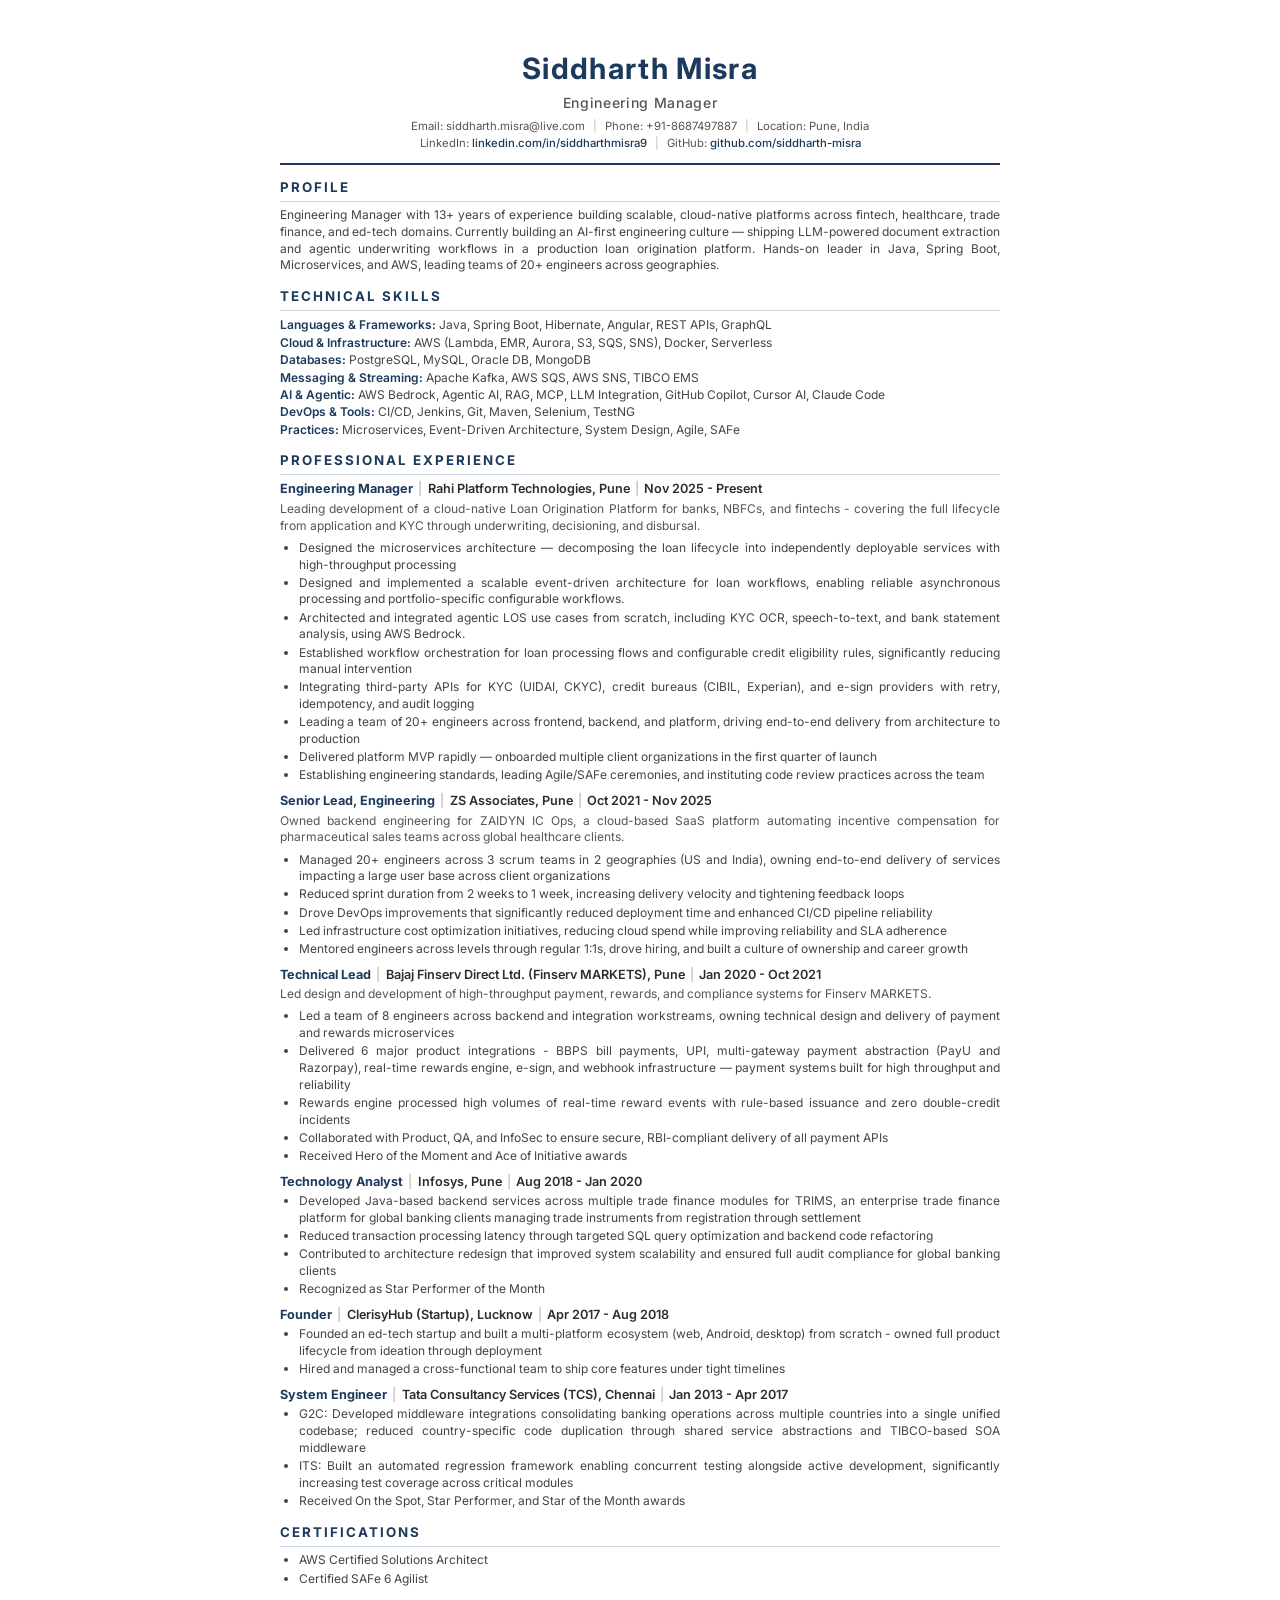
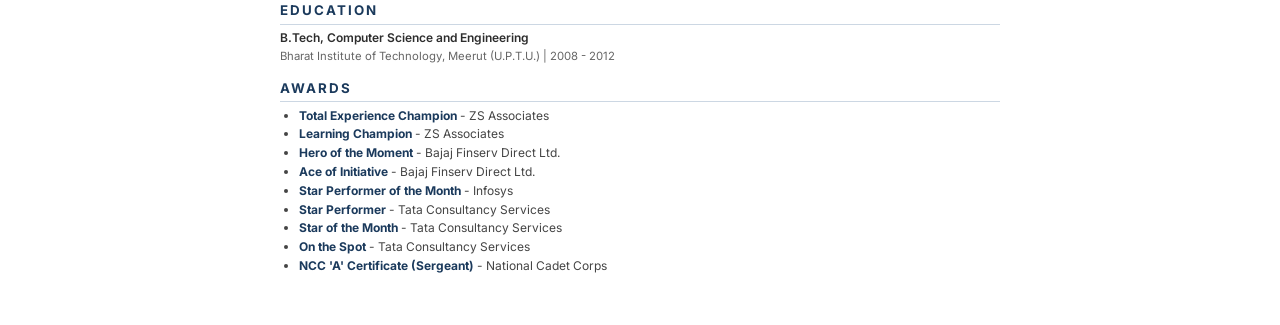
<file: Siddharth-Misra-Resume-ATS.html>
<!DOCTYPE html>
<html lang="en">
<head>
<meta charset="UTF-8">
<meta name="viewport" content="width=device-width, initial-scale=1.0">
<title>Siddharth Misra - Resume</title>
<link rel="preconnect" href="https://fonts.googleapis.com">
<link rel="preconnect" href="https://fonts.gstatic.com" crossorigin>
<link href="https://fonts.googleapis.com/css2?family=Inter:wght@400;500;600;700&display=swap" rel="stylesheet">
<style>
  @page {
    size: letter;
    margin: 0.5in;
  }

  * {
    margin: 0;
    padding: 0;
    box-sizing: border-box;
  }

  body {
    font-family: 'Inter', -apple-system, 'Segoe UI', Roboto, 'Helvetica Neue', Arial, sans-serif;
    font-size: 9pt;
    line-height: 1.4;
    color: #2d2d2d;
    max-width: 8.5in;
    margin: 0 auto;
    padding: 0.5in;
    background: #fff;
    text-align: justify;
  }

  @media print {
    body {
      padding: 0;
      font-size: 9pt;
      -webkit-print-color-adjust: exact;
      print-color-adjust: exact;
    }
  }

  /* === Header === */
  .header {
    text-align: center;
    padding-bottom: 8pt;
    margin-bottom: 8pt;
    border-bottom: 2pt solid #1b3a5c;
  }

  h1 {
    font-size: 22pt;
    font-weight: 700;
    color: #1b3a5c;
    letter-spacing: 1pt;
    margin-bottom: 3pt;
  }

  .header .subtitle {
    font-size: 10.5pt;
    font-weight: 500;
    color: #555;
    letter-spacing: 0.5pt;
    margin-bottom: 4pt;
  }

  .contact-line {
    font-size: 8.5pt;
    color: #555;
    line-height: 1.5;
  }

  .contact-line a {
    color: #1b3a5c;
    text-decoration: none;
    font-weight: 500;
  }

  .contact-line .sep {
    color: #bbb;
    margin: 0 6pt;
  }

  /* === Sections === */
  h2 {
    font-size: 10pt;
    font-weight: 700;
    text-transform: uppercase;
    letter-spacing: 1.5pt;
    color: #1b3a5c;
    border-bottom: 1pt solid #ccd7e3;
    padding-bottom: 3pt;
    margin-top: 10pt;
    margin-bottom: 4pt;
  }

  /* === Profile === */
  .profile {
    font-size: 9pt;
    color: #444;
    line-height: 1.4;
  }

  /* === Skills === */
  .skills-list {
    font-size: 9pt;
    color: #444;
    line-height: 1.45;
  }

  .skills-list strong {
    color: #1b3a5c;
    font-weight: 600;
  }

  /* === Experience === */
  .job {
    margin-bottom: 6pt;
  }

  .job:last-child {
    margin-bottom: 0;
  }

  h3 {
    font-size: 9.5pt;
    font-weight: 600;
    color: #2d2d2d;
    margin-bottom: 2pt;
  }

  h3 .role {
    font-weight: 700;
    color: #1b3a5c;
  }

  h3 .sep {
    color: #aaa;
    font-weight: 400;
    margin: 0 4pt;
  }

  .job .desc {
    font-size: 9pt;
    color: #555;
    margin-bottom: 4pt;
    font-style: normal;
  }

  ul {
    padding-left: 14pt;
    margin: 0;
  }

  li {
    font-size: 9pt;
    margin-bottom: 1pt;
    color: #444;
    line-height: 1.4;
  }

  /* === Education === */
  .edu-entry {
    margin-bottom: 4pt;
  }

  .edu-entry h3 {
    font-size: 9pt;
  }

  .edu-meta {
    font-size: 8.5pt;
    color: #666;
    margin-top: 1pt;
  }

  /* === Certifications === */
  .cert-list {
    font-size: 9pt;
    color: #444;
  }

  /* === Awards === */
  .awards-list {
    list-style: disc;
    padding-left: 14pt;
  }

  .awards-list li {
    font-size: 9pt;
    color: #444;
    margin-bottom: 1.5pt;
    line-height: 1.4;
  }

  .awards-list li strong {
    color: #1b3a5c;
  }
</style>
</head>
<body>

<div class="header">
  <h1>Siddharth Misra</h1>
  <div class="subtitle">Engineering Manager</div>
  <div class="contact-line">
    Email: siddharth.misra@live.com<span class="sep">|</span>Phone: +91-8687497887<span class="sep">|</span>Location: Pune, India
  </div>
  <div class="contact-line">
    LinkedIn: <a href="https://linkedin.com/in/siddharthmisra9">linkedin.com/in/siddharthmisra9</a><span class="sep">|</span>GitHub: <a href="https://github.com/siddharth-misra">github.com/siddharth-misra</a>
  </div>
</div>

<h2>Profile</h2>
<p class="profile">
  Engineering Manager with 13+ years of experience building scalable, cloud-native platforms across fintech, healthcare, trade finance, and ed-tech domains. Currently building an AI-first engineering culture — shipping LLM-powered document extraction and agentic underwriting workflows in a production loan origination platform. Hands-on leader in Java, Spring Boot, Microservices, and AWS, leading teams of 20+ engineers across geographies.
</p>

<h2>Technical Skills</h2>
<p class="skills-list">
  <strong>Languages &amp; Frameworks:</strong> Java, Spring Boot, Hibernate, Angular, REST APIs, GraphQL<br>
  <strong>Cloud &amp; Infrastructure:</strong> AWS (Lambda, EMR, Aurora, S3, SQS, SNS), Docker, Serverless<br>
  <strong>Databases:</strong> PostgreSQL, MySQL, Oracle DB, MongoDB<br>
  <strong>Messaging &amp; Streaming:</strong> Apache Kafka, AWS SQS, AWS SNS, TIBCO EMS<br>
  <strong>AI &amp; Agentic:</strong> AWS Bedrock, Agentic AI, RAG, MCP, LLM Integration, GitHub Copilot, Cursor AI, Claude Code<br>
  <strong>DevOps &amp; Tools:</strong> CI/CD, Jenkins, Git, Maven, Selenium, TestNG<br>
  <strong>Practices:</strong> Microservices, Event-Driven Architecture, System Design, Agile, SAFe
</p>

<h2>Professional Experience</h2>

<div class="job">
  <h3><span class="role">Engineering Manager</span><span class="sep">|</span>Rahi Platform Technologies, Pune<span class="sep">|</span>Nov 2025 - Present</h3>
  <p class="desc">Leading development of a cloud-native Loan Origination Platform for banks, NBFCs, and fintechs - covering the full lifecycle from application and KYC through underwriting, decisioning, and disbursal.</p>
  <ul>
    <li>Designed the microservices architecture — decomposing the loan lifecycle into independently deployable services with high-throughput processing</li>
    <li>Designed and implemented a scalable event-driven architecture for loan workflows, enabling reliable asynchronous processing and portfolio-specific configurable workflows.</li>
    <li>Architected and integrated agentic LOS use cases from scratch, including KYC OCR, speech-to-text, and bank statement analysis, using AWS Bedrock.</li>
    <li>Established workflow orchestration for loan processing flows and configurable credit eligibility rules, significantly reducing manual intervention</li>
    <li>Integrating third-party APIs for KYC (UIDAI, CKYC), credit bureaus (CIBIL, Experian), and e-sign providers with retry, idempotency, and audit logging</li>
    <li>Leading a team of 20+ engineers across frontend, backend, and platform, driving end-to-end delivery from architecture to production</li>
    <li>Delivered platform MVP rapidly — onboarded multiple client organizations in the first quarter of launch</li>
    <li>Establishing engineering standards, leading Agile/SAFe ceremonies, and instituting code review practices across the team</li>
  </ul>
</div>

<div class="job">
  <h3><span class="role">Senior Lead, Engineering</span><span class="sep">|</span>ZS Associates, Pune<span class="sep">|</span>Oct 2021 - Nov 2025</h3>
  <p class="desc">Owned backend engineering for ZAIDYN IC Ops, a cloud-based SaaS platform automating incentive compensation for pharmaceutical sales teams across global healthcare clients.</p>
  <ul>
    <li>Managed 20+ engineers across 3 scrum teams in 2 geographies (US and India), owning end-to-end delivery of services impacting a large user base across client organizations</li>
    <li>Reduced sprint duration from 2 weeks to 1 week, increasing delivery velocity and tightening feedback loops</li>
    <li>Drove DevOps improvements that significantly reduced deployment time and enhanced CI/CD pipeline reliability</li>
    <li>Led infrastructure cost optimization initiatives, reducing cloud spend while improving reliability and SLA adherence</li>
    <li>Mentored engineers across levels through regular 1:1s, drove hiring, and built a culture of ownership and career growth</li>
  </ul>
</div>

<div class="job" style="page-break-before: always;">
  <h3><span class="role">Technical Lead</span><span class="sep">|</span>Bajaj Finserv Direct Ltd. (Finserv MARKETS), Pune<span class="sep">|</span>Jan 2020 - Oct 2021</h3>
  <p class="desc">Led design and development of high-throughput payment, rewards, and compliance systems for Finserv MARKETS.</p>
  <ul>
    <li>Led a team of 8 engineers across backend and integration workstreams, owning technical design and delivery of payment and rewards microservices</li>
    <li>Delivered 6 major product integrations - BBPS bill payments, UPI, multi-gateway payment abstraction (PayU and Razorpay), real-time rewards engine, e-sign, and webhook infrastructure — payment systems built for high throughput and reliability</li>
    <li>Rewards engine processed high volumes of real-time reward events with rule-based issuance and zero double-credit incidents</li>
    <li>Collaborated with Product, QA, and InfoSec to ensure secure, RBI-compliant delivery of all payment APIs</li>
    <li>Received Hero of the Moment and Ace of Initiative awards</li>
  </ul>
</div>

<div class="job">
  <h3><span class="role">Technology Analyst</span><span class="sep">|</span>Infosys, Pune<span class="sep">|</span>Aug 2018 - Jan 2020</h3>
  <ul>
    <li>Developed Java-based backend services across multiple trade finance modules for TRIMS, an enterprise trade finance platform for global banking clients managing trade instruments from registration through settlement</li>
    <li>Reduced transaction processing latency through targeted SQL query optimization and backend code refactoring</li>
    <li>Contributed to architecture redesign that improved system scalability and ensured full audit compliance for global banking clients</li>
    <li>Recognized as Star Performer of the Month</li>
  </ul>
</div>

<div class="job">
  <h3><span class="role">Founder</span><span class="sep">|</span>ClerisyHub (Startup), Lucknow<span class="sep">|</span>Apr 2017 - Aug 2018</h3>
  <ul>
    <li>Founded an ed-tech startup and built a multi-platform ecosystem (web, Android, desktop) from scratch - owned full product lifecycle from ideation through deployment</li>
    <li>Hired and managed a cross-functional team to ship core features under tight timelines</li>
  </ul>
</div>

<div class="job">
  <h3><span class="role">System Engineer</span><span class="sep">|</span>Tata Consultancy Services (TCS), Chennai<span class="sep">|</span>Jan 2013 - Apr 2017</h3>
  <ul>
    <li>G2C: Developed middleware integrations consolidating banking operations across multiple countries into a single unified codebase; reduced country-specific code duplication through shared service abstractions and TIBCO-based SOA middleware</li>
    <li>ITS: Built an automated regression framework enabling concurrent testing alongside active development, significantly increasing test coverage across critical modules</li>
    <li>Received On the Spot, Star Performer, and Star of the Month awards</li>
  </ul>
</div>

<h2>Certifications</h2>
<ul class="awards-list">
  <li>AWS Certified Solutions Architect</li>
  <li>Certified SAFe 6 Agilist</li>
</ul>

<h2>Education</h2>
<div class="edu-entry">
  <h3>B.Tech, Computer Science and Engineering</h3>
  <div class="edu-meta">Bharat Institute of Technology, Meerut (U.P.T.U.) | 2008 - 2012</div>
</div>

<h2>Awards</h2>
<ul class="awards-list">
  <li><strong>Total Experience Champion</strong> - ZS Associates</li>
  <li><strong>Learning Champion</strong> - ZS Associates</li>
  <li><strong>Hero of the Moment</strong> - Bajaj Finserv Direct Ltd.</li>
  <li><strong>Ace of Initiative</strong> - Bajaj Finserv Direct Ltd.</li>
  <li><strong>Star Performer of the Month</strong> - Infosys</li>
  <li><strong>Star Performer</strong> - Tata Consultancy Services</li>
  <li><strong>Star of the Month</strong> - Tata Consultancy Services</li>
  <li><strong>On the Spot</strong> - Tata Consultancy Services</li>
  <li><strong>NCC 'A' Certificate (Sergeant)</strong> - National Cadet Corps</li>
</ul>

</body>
</html>
</file>
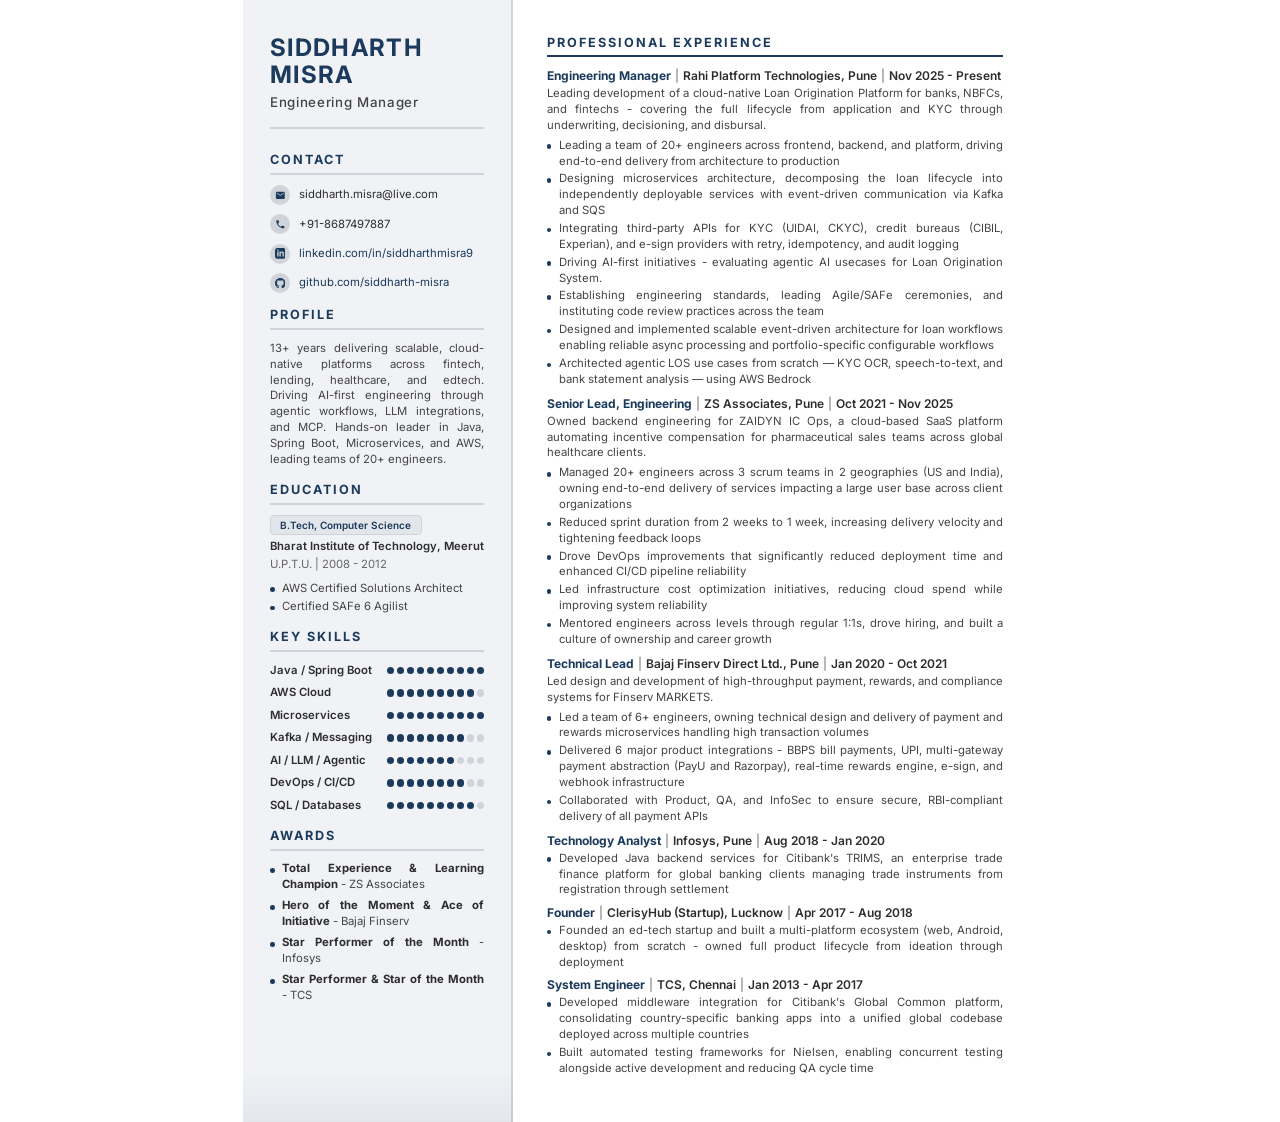
<file: Siddharth-Misra-Resume-OnePage.html>
<!DOCTYPE html>
<html lang="en">
<head>
<meta charset="UTF-8">
<meta name="viewport" content="width=device-width, initial-scale=1.0">
<title>Siddharth Misra - Resume</title>
<link rel="preconnect" href="https://fonts.googleapis.com">
<link rel="preconnect" href="https://fonts.gstatic.com" crossorigin>
<link href="https://fonts.googleapis.com/css2?family=Inter:wght@400;500;600;700&display=swap" rel="stylesheet">
<style>
  @page {
    size: A4;
    margin: 0;
  }

  * {
    margin: 0;
    padding: 0;
    box-sizing: border-box;
  }

  body {
    font-family: 'Inter', -apple-system, 'Segoe UI', Roboto, 'Helvetica Neue', Arial, sans-serif;
    font-size: 8.5pt;
    line-height: 1.4;
    color: #2d2d2d;
    text-align: justify;
    max-width: 8.27in;
    min-height: 11.69in;
    margin: 0 auto;
    position: relative;
    background: #fff;
  }

  @media print {
    body {
      padding: 0;
      font-size: 8.5pt;
      height: 11.69in;
      overflow: hidden;
      -webkit-print-color-adjust: exact;
      print-color-adjust: exact;
    }
  }

  /* Two-column layout */
  .resume-container {
    display: flex;
    min-height: 11.69in;
  }

  @media print {
    .resume-container {
      max-height: 11.69in;
    }
  }

  /* Left sidebar (narrow) */
  .left-column {
    width: 34%;
    background: #f0f2f5;
    color: #2d2d2d;
    padding: 0.35in 0.28in;
    position: relative;
    border-right: 1.5pt solid #d0d4da;
  }

  /* Right main column (wide) */
  .right-column {
    width: 66%;
    padding: 0.35in;
    position: relative;
  }

  /* Name and title in sidebar */
  .name-block {
    margin-bottom: 16pt;
    padding-bottom: 12pt;
    border-bottom: 1.5pt solid #d0d4da;
  }

  h1 {
    font-size: 18pt;
    font-weight: 700;
    letter-spacing: 1pt;
    text-transform: uppercase;
    color: #1b3a5c;
    margin-bottom: 3pt;
    line-height: 1.15;
  }

  .title {
    font-size: 10pt;
    font-weight: 500;
    color: #444;
    letter-spacing: 0.5pt;
  }

  /* Sidebar section headings */
  .left-column h2 {
    font-size: 9.5pt;
    font-weight: 700;
    text-transform: uppercase;
    letter-spacing: 1.5pt;
    color: #1b3a5c;
    border-bottom: 1.5pt solid #d0d4da;
    padding-bottom: 3pt;
    margin-bottom: 8pt;
    margin-top: 10pt;
  }

  .left-column h2:first-of-type {
    margin-top: 0;
  }

  /* Right column headings */
  .right-column h2 {
    font-size: 9.5pt;
    font-weight: 700;
    text-transform: uppercase;
    letter-spacing: 1.5pt;
    color: #1b3a5c;
    border-bottom: 1.5pt solid #1b3a5c;
    padding-bottom: 3pt;
    margin-bottom: 8pt;
    margin-top: 10pt;
  }

  .right-column h2:first-of-type {
    margin-top: 0;
  }

  /* Contact section */
  .contact-item {
    display: flex;
    align-items: center;
    margin-bottom: 7pt;
    font-size: 8.5pt;
    color: #2d2d2d;
  }

  .contact-icon {
    width: 15pt;
    height: 15pt;
    background: #d0d4da;
    border-radius: 50%;
    display: flex;
    align-items: center;
    justify-content: center;
    margin-right: 7pt;
    flex-shrink: 0;
  }

  .contact-icon svg {
    width: 8pt;
    height: 8pt;
    fill: #1b3a5c;
  }

  .contact-item a {
    color: #1b3a5c;
    text-decoration: none;
  }

  /* Profile box in sidebar */
  .profile-box {
    font-size: 8.5pt;
    color: #444;
  }

  /* Education in sidebar */
  .edu-tag {
    display: inline-block;
    background: #e2e5ea;
    border: 1pt solid #d0d4da;
    color: #1b3a5c;
    font-size: 7.5pt;
    font-weight: 600;
    padding: 1.5pt 7pt;
    border-radius: 3pt;
    margin-bottom: 3pt;
  }

  .edu-entry {
    margin-bottom: 6pt;
  }

  .edu-entry h3 {
    font-size: 8.5pt;
    color: #2d2d2d;
    font-weight: 600;
    margin-bottom: 1pt;
  }

  .edu-entry p {
    font-size: 8.5pt;
    color: #666;
  }

  .cert-list {
    margin-top: 4pt;
  }

  .cert-list li {
    font-size: 8.5pt;
    color: #444;
    margin-bottom: 2pt;
  }

  /* Skills in sidebar */
  .skill-row {
    display: flex;
    justify-content: space-between;
    align-items: center;
    margin-bottom: 5pt;
    font-size: 8.5pt;
    color: #2d2d2d;
  }

  .skill-name {
    font-weight: 600;
    flex-shrink: 0;
    width: 48%;
  }

  .skill-dots {
    display: flex;
    gap: 2pt;
  }

  .skill-dots .dot {
    width: 5.5pt;
    height: 5.5pt;
    border-radius: 50%;
    background: #d0d4da;
  }

  .skill-dots .dot.filled {
    background: #1b3a5c;
  }

  /* Awards in sidebar */
  .awards-list {
    padding-left: 0;
    list-style: none;
  }

  .awards-list li {
    font-size: 8.5pt;
    color: #444;
    margin-bottom: 4pt;
    padding-left: 9pt;
    position: relative;
  }

  .awards-list li::before {
    content: '';
    position: absolute;
    left: 0;
    top: 5pt;
    width: 3.5pt;
    height: 3.5pt;
    background: #1b3a5c;
    border-radius: 50%;
  }

  .awards-list li strong {
    color: #2d2d2d;
  }

  /* Job entries in right column */
  .job {
    margin-bottom: 6pt;
    page-break-inside: avoid;
  }

  .job:last-child {
    margin-bottom: 0;
  }

  .right-column h3 {
    font-size: 9pt;
    font-weight: 600;
    color: #2d2d2d;
    margin-bottom: 1pt;
  }

  .right-column h3 .job-role {
    color: #1b3a5c;
    font-weight: 700;
  }

  .right-column h3 .header-sep {
    color: #666;
    font-weight: 400;
    margin: 0 3pt;
  }

  .job p.desc {
    font-size: 8.5pt;
    color: #444;
    margin-bottom: 3pt;
  }

  ul {
    padding-left: 0;
    margin: 0;
    list-style: none;
  }

  li {
    font-size: 8.5pt;
    margin-bottom: 1.5pt;
    color: #444;
    padding-left: 9pt;
    position: relative;
  }

  .right-column li::before,
  .cert-list li::before {
    content: '';
    position: absolute;
    left: 0;
    top: 5pt;
    width: 3.5pt;
    height: 3.5pt;
    background: #1b3a5c;
    border-radius: 50%;
  }

  /* Compact jobs */
  .compact .job {
    margin-bottom: 5pt;
  }

  /* Divider line in sidebar */
  .section-divider {
    border: none;
    border-top: 1pt solid #d0d4da;
    margin: 10pt 0;
  }

  /* Decorative bottom corner */
  .bottom-decor {
    position: absolute;
    bottom: 0;
    left: 0;
    width: 34%;
    height: 40pt;
    background: linear-gradient(to top, rgba(27,58,92,0.06), transparent);
  }
</style>
</head>
<body>

<div class="resume-container">

  <!-- LEFT SIDEBAR (narrow) -->
  <div class="left-column">
    <div class="name-block">
      <h1>Siddharth Misra</h1>
      <div class="title">Engineering Manager</div>
    </div>

    <h2>Contact</h2>
    <div class="contact-item">
      <div class="contact-icon">
        <svg viewBox="0 0 24 24"><path d="M20 4H4c-1.1 0-2 .9-2 2v12c0 1.1.9 2 2 2h16c1.1 0 2-.9 2-2V6c0-1.1-.9-2-2-2zm0 4l-8 5-8-5V6l8 5 8-5v2z"/></svg>
      </div>
      <span>siddharth.misra@live.com</span>
    </div>
    <div class="contact-item">
      <div class="contact-icon">
        <svg viewBox="0 0 24 24"><path d="M6.62 10.79a15.053 15.053 0 006.59 6.59l2.2-2.2a1 1 0 011.01-.24c1.12.37 2.33.57 3.58.57.55 0 1 .45 1 1V20c0 .55-.45 1-1 1-9.39 0-17-7.61-17-17 0-.55.45-1 1-1h3.5c.55 0 1 .45 1 1 0 1.25.2 2.46.57 3.58.11.35.03.74-.25 1.02l-2.2 2.19z"/></svg>
      </div>
      <span>+91-8687497887</span>
    </div>
    <div class="contact-item">
      <div class="contact-icon">
        <svg viewBox="0 0 24 24"><path d="M19 0h-14c-2.761 0-5 2.239-5 5v14c0 2.761 2.239 5 5 5h14c2.762 0 5-2.239 5-5v-14c0-2.761-2.238-5-5-5zm-11 19h-3v-11h3v11zm-1.5-12.268c-.966 0-1.75-.79-1.75-1.764s.784-1.764 1.75-1.764 1.75.79 1.75 1.764-.783 1.764-1.75 1.764zm13.5 12.268h-3v-5.604c0-3.368-4-3.113-4 0v5.604h-3v-11h3v1.765c1.396-2.586 7-2.777 7 2.476v6.759z"/></svg>
      </div>
      <a href="https://linkedin.com/in/siddharthmisra9">linkedin.com/in/siddharthmisra9</a>
    </div>
    <div class="contact-item">
      <div class="contact-icon">
        <svg viewBox="0 0 24 24"><path d="M12 0c-6.626 0-12 5.373-12 12 0 5.302 3.438 9.8 8.207 11.387.599.111.793-.261.793-.577v-2.234c-3.338.726-4.033-1.416-4.033-1.416-.546-1.387-1.333-1.756-1.333-1.756-1.089-.745.083-.729.083-.729 1.205.084 1.839 1.237 1.839 1.237 1.07 1.834 2.807 1.304 3.492.997.107-.775.418-1.305.762-1.604-2.665-.305-5.467-1.334-5.467-5.931 0-1.311.469-2.381 1.236-3.221-.124-.303-.535-1.524.117-3.176 0 0 1.008-.322 3.301 1.23.957-.266 1.983-.399 3.003-.404 1.02.005 2.047.138 3.006.404 2.291-1.552 3.297-1.23 3.297-1.23.653 1.653.242 2.874.118 3.176.77.84 1.235 1.911 1.235 3.221 0 4.609-2.807 5.624-5.479 5.921.43.372.823 1.102.823 2.222v3.293c0 .319.192.694.801.576 4.765-1.589 8.199-6.086 8.199-11.386 0-6.627-5.373-12-12-12z"/></svg>
      </div>
      <a href="https://github.com/siddharth-misra">github.com/siddharth-misra</a>
    </div>

    <h2>Profile</h2>
    <div class="profile-box">
      13+ years delivering scalable, cloud-native platforms across fintech, lending, healthcare, and edtech. Driving AI-first engineering through agentic workflows, LLM integrations, and MCP. Hands-on leader in Java, Spring Boot, Microservices, and AWS, leading teams of 20+ engineers.
    </div>

    <h2>Education</h2>
    <div class="edu-entry">
      <span class="edu-tag">B.Tech, Computer Science</span>
      <h3>Bharat Institute of Technology, Meerut</h3>
      <p>U.P.T.U. | 2008 - 2012</p>
    </div>
    <ul class="cert-list">
      <li>AWS Certified Solutions Architect</li>
      <li>Certified SAFe 6 Agilist</li>
    </ul>

    <h2>Key Skills</h2>
    <div class="skill-row">
      <span class="skill-name">Java / Spring Boot</span>
      <div class="skill-dots">
        <span class="dot filled"></span><span class="dot filled"></span><span class="dot filled"></span><span class="dot filled"></span><span class="dot filled"></span><span class="dot filled"></span><span class="dot filled"></span><span class="dot filled"></span><span class="dot filled"></span><span class="dot filled"></span>
      </div>
    </div>
    <div class="skill-row">
      <span class="skill-name">AWS Cloud</span>
      <div class="skill-dots">
        <span class="dot filled"></span><span class="dot filled"></span><span class="dot filled"></span><span class="dot filled"></span><span class="dot filled"></span><span class="dot filled"></span><span class="dot filled"></span><span class="dot filled"></span><span class="dot filled"></span><span class="dot"></span>
      </div>
    </div>
    <div class="skill-row">
      <span class="skill-name">Microservices</span>
      <div class="skill-dots">
        <span class="dot filled"></span><span class="dot filled"></span><span class="dot filled"></span><span class="dot filled"></span><span class="dot filled"></span><span class="dot filled"></span><span class="dot filled"></span><span class="dot filled"></span><span class="dot filled"></span><span class="dot filled"></span>
      </div>
    </div>
    <div class="skill-row">
      <span class="skill-name">Kafka / Messaging</span>
      <div class="skill-dots">
        <span class="dot filled"></span><span class="dot filled"></span><span class="dot filled"></span><span class="dot filled"></span><span class="dot filled"></span><span class="dot filled"></span><span class="dot filled"></span><span class="dot filled"></span><span class="dot"></span><span class="dot"></span>
      </div>
    </div>
    <div class="skill-row">
      <span class="skill-name">AI / LLM / Agentic</span>
      <div class="skill-dots">
        <span class="dot filled"></span><span class="dot filled"></span><span class="dot filled"></span><span class="dot filled"></span><span class="dot filled"></span><span class="dot filled"></span><span class="dot filled"></span><span class="dot"></span><span class="dot"></span><span class="dot"></span>
      </div>
    </div>
    <div class="skill-row">
      <span class="skill-name">DevOps / CI/CD</span>
      <div class="skill-dots">
        <span class="dot filled"></span><span class="dot filled"></span><span class="dot filled"></span><span class="dot filled"></span><span class="dot filled"></span><span class="dot filled"></span><span class="dot filled"></span><span class="dot filled"></span><span class="dot"></span><span class="dot"></span>
      </div>
    </div>
    <div class="skill-row">
      <span class="skill-name">SQL / Databases</span>
      <div class="skill-dots">
        <span class="dot filled"></span><span class="dot filled"></span><span class="dot filled"></span><span class="dot filled"></span><span class="dot filled"></span><span class="dot filled"></span><span class="dot filled"></span><span class="dot filled"></span><span class="dot filled"></span><span class="dot"></span>
      </div>
    </div>

    <h2>Awards</h2>
    <ul class="awards-list">
      <li><strong>Total Experience &amp; Learning Champion</strong> - ZS Associates</li>
      <li><strong>Hero of the Moment &amp; Ace of Initiative</strong> - Bajaj Finserv</li>
      <li><strong>Star Performer of the Month</strong> - Infosys</li>
      <li><strong>Star Performer &amp; Star of the Month</strong> - TCS</li>
    </ul>
  </div>

  <!-- RIGHT MAIN COLUMN (wide - experience) -->
  <div class="right-column">
    <h2>Professional Experience</h2>

    <div class="job">
      <h3><span class="job-role">Engineering Manager</span><span class="header-sep">|</span>Rahi Platform Technologies, Pune<span class="header-sep">|</span>Nov 2025 - Present</h3>
      <p class="desc">Leading development of a cloud-native Loan Origination Platform for banks, NBFCs, and fintechs - covering the full lifecycle from application and KYC through underwriting, decisioning, and disbursal.</p>
      <ul>
        <li>Leading a team of 20+ engineers across frontend, backend, and platform, driving end-to-end delivery from architecture to production</li>
        <li>Designing microservices architecture, decomposing the loan lifecycle into independently deployable services with event-driven communication via Kafka and SQS</li>
        <li>Integrating third-party APIs for KYC (UIDAI, CKYC), credit bureaus (CIBIL, Experian), and e-sign providers with retry, idempotency, and audit logging</li>
        <li>Driving AI-first initiatives - evaluating agentic AI usecases for Loan Origination System.</li>
        <li>Establishing engineering standards, leading Agile/SAFe ceremonies, and instituting code review practices across the team</li>
        <li>Designed and implemented scalable event-driven architecture for loan workflows enabling reliable async processing and portfolio-specific configurable workflows</li>
        <li>Architected agentic LOS use cases from scratch &mdash; KYC OCR, speech-to-text, and bank statement analysis &mdash; using AWS Bedrock</li>
      </ul>
    </div>

    <div class="job">
      <h3><span class="job-role">Senior Lead, Engineering</span><span class="header-sep">|</span>ZS Associates, Pune<span class="header-sep">|</span>Oct 2021 - Nov 2025</h3>
      <p class="desc">Owned backend engineering for ZAIDYN IC Ops, a cloud-based SaaS platform automating incentive compensation for pharmaceutical sales teams across global healthcare clients.</p>
      <ul>
        <li>Managed 20+ engineers across 3 scrum teams in 2 geographies (US and India), owning end-to-end delivery of services impacting a large user base across client organizations</li>
        <li>Reduced sprint duration from 2 weeks to 1 week, increasing delivery velocity and tightening feedback loops</li>
        <li>Drove DevOps improvements that significantly reduced deployment time and enhanced CI/CD pipeline reliability</li>
        <li>Led infrastructure cost optimization initiatives, reducing cloud spend while improving system reliability</li>
        <li>Mentored engineers across levels through regular 1:1s, drove hiring, and built a culture of ownership and career growth</li>
      </ul>
    </div>

    <div class="job">
      <h3><span class="job-role">Technical Lead</span><span class="header-sep">|</span>Bajaj Finserv Direct Ltd., Pune<span class="header-sep">|</span>Jan 2020 - Oct 2021</h3>
      <p class="desc">Led design and development of high-throughput payment, rewards, and compliance systems for Finserv MARKETS.</p>
      <ul>
        <li>Led a team of 6+ engineers, owning technical design and delivery of payment and rewards microservices handling high transaction volumes</li>
        <li>Delivered 6 major product integrations - BBPS bill payments, UPI, multi-gateway payment abstraction (PayU and Razorpay), real-time rewards engine, e-sign, and webhook infrastructure</li>
        <li>Collaborated with Product, QA, and InfoSec to ensure secure, RBI-compliant delivery of all payment APIs</li>
      </ul>
    </div>

    <div class="compact">
      <div class="job">
        <h3><span class="job-role">Technology Analyst</span><span class="header-sep">|</span>Infosys, Pune<span class="header-sep">|</span>Aug 2018 - Jan 2020</h3>
        <ul>
          <li>Developed Java backend services for Citibank's TRIMS, an enterprise trade finance platform for global banking clients managing trade instruments from registration through settlement</li>
          </ul>
      </div>

      <div class="job">
        <h3><span class="job-role">Founder</span><span class="header-sep">|</span>ClerisyHub (Startup), Lucknow<span class="header-sep">|</span>Apr 2017 - Aug 2018</h3>
        <ul>
          <li>Founded an ed-tech startup and built a multi-platform ecosystem (web, Android, desktop) from scratch - owned full product lifecycle from ideation through deployment</li>
        </ul>
      </div>

      <div class="job">
        <h3><span class="job-role">System Engineer</span><span class="header-sep">|</span>TCS, Chennai<span class="header-sep">|</span>Jan 2013 - Apr 2017</h3>
        <ul>
          <li>Developed middleware integration for Citibank's Global Common platform, consolidating country-specific banking apps into a unified global codebase deployed across multiple countries</li>
          <li>Built automated testing frameworks for Nielsen, enabling concurrent testing alongside active development and reducing QA cycle time</li>
        </ul>
      </div>
    </div>
  </div>

  <div class="bottom-decor"></div>
</div>

</body>
</html>
</file>
<file: style.css>
/* ===== CSS Variables & Reset ===== */
:root {
    --bg-primary: #ffffff;
    --bg-secondary: #f8f9fb;
    --bg-card: #ffffff;
    --bg-card-hover: #f4f6f9;
    --text-primary: #1a1a2e;
    --text-secondary: #4a4a68;
    --text-muted: #8888a0;
    --accent: #2563eb;
    --accent-light: #3b82f6;
    --accent-dark: #1d4ed8;
    --accent-bg: #eff6ff;
    --accent-border: #bfdbfe;
    --accent-2: #0891b2;
    --accent-2-bg: #ecfeff;
    --green: #059669;
    --green-bg: #ecfdf5;
    --amber: #d97706;
    --amber-bg: #fffbeb;
    --error: #ef4444;
    --error-bg: rgba(239, 68, 68, 0.10);
    --error-border: rgba(239, 68, 68, 0.25);
    --amber-border: #fde68a;
    --text-on-accent: #ffffff;
    --cert-border: #a7f3d0;
    --accent-2-border: #a5f3fc;
    --border: #e5e7eb;
    --border-light: #f0f0f5;
    --radius: 10px;
    --radius-sm: 6px;
    --radius-lg: 16px;
    --shadow-sm: 0 1px 3px rgba(0,0,0,0.06), 0 1px 2px rgba(0,0,0,0.04);
    --shadow: 0 4px 16px rgba(0,0,0,0.06);
    --shadow-lg: 0 8px 32px rgba(0,0,0,0.08);
    --transition: 0.25s ease;
    --font: 'Inter', -apple-system, BlinkMacSystemFont, 'Segoe UI', sans-serif;
    --font-mono: 'JetBrains Mono', 'Fira Code', monospace;
    --nav-height: 64px;
    --max-width: 960px;
}

/* ===== Dark Mode Variables ===== */
[data-theme="dark"] {
    --bg-primary: #0f1117;
    --bg-secondary: #161b27;
    --bg-card: #1a2032;
    --bg-card-hover: #1f2840;
    --text-primary: #e8eaf6;
    --text-secondary: #9ba3c0;
    --text-muted: #5a6380;
    --accent: #60a5fa;
    --accent-light: #93c5fd;
    --accent-dark: #3b82f6;
    --accent-bg: #1e3a5f;
    --accent-border: #2d5a8e;
    --accent-2: #22d3ee;
    --accent-2-bg: #0c3040;
    --green: #34d399;
    --green-bg: #0a2e20;
    --amber: #fbbf24;
    --amber-bg: #2d1f07;
    --error: #f87171;
    --error-bg: rgba(248, 113, 113, 0.10);
    --error-border: rgba(248, 113, 113, 0.25);
    --amber-border: #b45309;
    --cert-border: #065f46;
    --accent-2-border: #164e63;
    --border: #2a3150;
    --border-light: #1f2840;
    --shadow-sm: 0 1px 3px rgba(0,0,0,0.3), 0 1px 2px rgba(0,0,0,0.2);
    --shadow: 0 4px 16px rgba(0,0,0,0.3);
    --shadow-lg: 0 8px 32px rgba(0,0,0,0.4);
}

*, *::before, *::after {
    margin: 0;
    padding: 0;
    box-sizing: border-box;
}

html {
    scroll-behavior: smooth;
    scroll-padding-top: calc(var(--nav-height) + 16px);
}

body {
    font-family: var(--font);
    background: var(--bg-primary);
    color: var(--text-primary);
    line-height: 1.7;
    -webkit-font-smoothing: antialiased;
    -moz-osx-font-smoothing: grayscale;
    overflow-x: hidden;
}

body.menu-open {
    overflow: hidden;
}

/* ===== Skip Link ===== */
.skip-link {
    position: absolute;
    top: -100%;
    left: 16px;
    z-index: 3000;
    padding: 8px 16px;
    background: var(--accent);
    color: var(--text-on-accent);
    border-radius: var(--radius-sm);
    font-weight: 600;
    font-size: 0.875rem;
    text-decoration: none;
    transition: top 0.2s ease;
}

.skip-link:focus {
    top: 8px;
}

a {
    color: var(--accent);
    text-decoration: none;
    transition: color var(--transition);
}

a:hover {
    color: var(--accent-dark);
}

ul { list-style: none; }
img { max-width: 100%; display: block; }

.container {
    max-width: var(--max-width);
    margin: 0 auto;
    padding: 0 24px;
}

/* ===== Navigation ===== */
.nav {
    position: fixed;
    top: 0;
    left: 0;
    right: 0;
    height: var(--nav-height);
    z-index: 1000;
    background: rgba(255, 255, 255, 0.92);
    backdrop-filter: blur(16px);
    -webkit-backdrop-filter: blur(16px);
    border-bottom: 1px solid transparent;
    transition: border-color var(--transition), box-shadow var(--transition);
}

[data-theme="dark"] .nav {
    background: rgba(15, 17, 23, 0.92);
}

.nav.scrolled {
    border-bottom-color: var(--border);
    box-shadow: 0 1px 8px rgba(0,0,0,0.04);
}

.nav-inner {
    max-width: var(--max-width);
    margin: 0 auto;
    padding: 0 24px;
    height: 100%;
    display: flex;
    align-items: center;
    justify-content: space-between;
}

.nav-logo {
    font-size: 1.15rem;
    font-weight: 800;
    color: var(--accent);
    letter-spacing: -0.5px;
    display: flex;
    align-items: center;
    gap: 10px;
}

.nav-logo-img {
    width: 32px;
    height: 32px;
    border-radius: 50%;
    object-fit: cover;
    border: 2px solid var(--accent-border);
    flex-shrink: 0;
}

.nav-logo:hover { color: var(--accent-dark); }

.nav-toggle {
    display: none;
    flex-direction: column;
    gap: 5px;
    background: none;
    border: none;
    cursor: pointer;
    padding: 4px;
    z-index: 1001;
}

.nav-toggle span {
    width: 22px;
    height: 2px;
    background: var(--text-primary);
    border-radius: 2px;
    transition: var(--transition);
}

.nav-toggle.active span:nth-child(1) { transform: rotate(45deg) translate(5px, 5px); }
.nav-toggle.active span:nth-child(2) { opacity: 0; }
.nav-toggle.active span:nth-child(3) { transform: rotate(-45deg) translate(5px, -5px); }

/* ===== Theme Toggle Button ===== */
.theme-toggle {
    display: flex;
    align-items: center;
    justify-content: center;
    width: 36px;
    height: 36px;
    border: 1px solid var(--border);
    border-radius: var(--radius-sm);
    background: var(--bg-secondary);
    color: var(--text-secondary);
    cursor: pointer;
    transition: background var(--transition), color var(--transition), border-color var(--transition);
    flex-shrink: 0;
}

.theme-toggle:hover {
    background: var(--accent-bg);
    color: var(--accent);
    border-color: var(--accent-border);
}

.theme-toggle .icon-sun { display: none; }
.theme-toggle .icon-moon { display: block; }

[data-theme="dark"] .theme-toggle .icon-sun { display: block; }
[data-theme="dark"] .theme-toggle .icon-moon { display: none; }

/* ===== LinkedIn Nav Button ===== */
.linkedin-nav-btn {
    display: flex;
    align-items: center;
    justify-content: center;
    width: 36px;
    height: 36px;
    border: 1px solid var(--border);
    border-radius: var(--radius-sm);
    background: var(--bg-secondary);
    color: var(--text-secondary);
    text-decoration: none;
    transition: background var(--transition), color var(--transition), border-color var(--transition);
    flex-shrink: 0;
}

.linkedin-nav-btn:hover {
    background: var(--accent-bg);
    color: var(--accent);
    border-color: var(--accent-border);
}

.nav-actions {
    display: flex;
    flex-direction: row;
    flex-wrap: nowrap;
    align-items: center;
    gap: 8px;
    flex-shrink: 0;
}

.nav-toggle:focus-visible,
.theme-toggle:focus-visible,
.linkedin-nav-btn:focus-visible,
.nav-links a:focus-visible,
.btn:focus-visible,
.contact-card:focus-visible {
    outline: 2px solid var(--accent);
    outline-offset: 3px;
}

.nav-links {
    display: flex;
    gap: 4px;
}

.nav-links a {
    color: var(--text-secondary);
    font-size: 0.85rem;
    font-weight: 500;
    padding: 6px 14px;
    border-radius: var(--radius-sm);
    transition: var(--transition);
}

.nav-links a:hover,
.nav-links a.active {
    color: var(--accent);
    background: var(--accent-bg);
}

/* ===== Hero Section ===== */
.hero {
    min-height: 100vh;
    display: flex;
    align-items: center;
    justify-content: center;
    position: relative;
    padding: calc(var(--nav-height) + 48px) 0 32px;
    background: linear-gradient(180deg, var(--bg-secondary) 0%, var(--bg-primary) 100%);
}

.hero-bg-grid {
    position: absolute;
    inset: 0;
    pointer-events: none;
    background-image:
        linear-gradient(rgba(37, 99, 235, 0.04) 1px, transparent 1px),
        linear-gradient(90deg, rgba(37, 99, 235, 0.04) 1px, transparent 1px);
    background-size: 48px 48px;
    mask-image: radial-gradient(ellipse 70% 50% at 50% 40%, black 20%, transparent 100%);
    -webkit-mask-image: radial-gradient(ellipse 70% 50% at 50% 40%, black 20%, transparent 100%);
}

.hero-content {
    text-align: center;
    position: relative;
    z-index: 1;
}

.hero-photo-outer {
    display: flex;
    flex-direction: column;
    align-items: center;
    gap: 12px;
    margin-bottom: 28px;
}

.otw-badge {
    display: inline-flex;
    align-items: center;
    gap: 6px;
    padding: 3px 10px 3px 8px;
    background: var(--green-bg);
    border: 1px solid var(--cert-border);
    border-radius: 999px;
    font-size: 0.7rem;
    font-weight: 500;
    color: var(--green);
    letter-spacing: 0.03em;
    text-transform: uppercase;
}

.hero-photo-wrap {
    width: clamp(160px, 22vw, 220px);
    aspect-ratio: 1 / 1;
    margin: 0;
    padding: 6px;
    display: grid;
    overflow: hidden;
    border-radius: 28px;
    background: linear-gradient(135deg, rgba(37, 99, 235, 0.18), rgba(8, 145, 178, 0.16));
    box-shadow: var(--shadow-lg);
}

.hero-photo {
    width: 100%;
    height: 100%;
    aspect-ratio: 1 / 1;
    object-fit: cover;
    object-position: center 18%;
    border-radius: 22px;
    border: 1px solid rgba(255, 255, 255, 0.65);
    background: var(--bg-card);
}

.hero-badge {
    display: inline-block;
    padding: 6px 18px;
    background: var(--accent-bg);
    border: 1px solid var(--accent-border);
    border-radius: 100px;
    font-size: 0.75rem;
    font-weight: 600;
    color: var(--accent);
    text-transform: uppercase;
    letter-spacing: 1.5px;
    margin-bottom: 28px;
}

.hero-title + .hero-badge {
    margin-top: 0;
    margin-bottom: 8px;
}

.hero-title {
    font-size: clamp(2.5rem, 7vw, 4.5rem);
    font-weight: 800;
    line-height: 1.1;
    letter-spacing: -2px;
    margin-bottom: 12px;
    color: var(--text-primary);
}

.hero-org {
    font-size: 1.05rem;
    font-weight: 700;
    color: var(--text-primary);
    margin: 0 auto 8px;
    max-width: 580px;
    text-align: center;
    line-height: 1.45;
    letter-spacing: 0.01em;
}

.hero-org-at {
    color: var(--accent);
    font-weight: 700;
}

.hero-org-link {
    color: inherit;
    text-decoration: none;
    transition: opacity var(--transition);
}

.hero-org-link:hover {
    opacity: 0.7;
}

.gradient-text {
    color: var(--accent);
}

.hero-subtitle {
    max-width: 580px;
    margin: 0 auto 28px;
    font-size: 1.05rem;
    color: var(--text-secondary);
    line-height: 1.75;
}

.hero-certs {
    display: flex;
    gap: 12px;
    justify-content: center;
    flex-wrap: wrap;
    margin-bottom: 12px;
}

.hero-location {
    display: flex;
    align-items: center;
    justify-content: center;
    gap: 5px;
    font-size: 0.85rem;
    color: var(--text-muted);
    margin-bottom: 0;
}

.cert-badge {
    display: inline-flex;
    align-items: center;
    gap: 8px;
    padding: 8px 16px;
    text-decoration: none;
    cursor: default;
    background: var(--green-bg);
    border: 1px solid var(--cert-border);
    border-radius: var(--radius-sm);
    font-size: 0.75rem;
    font-weight: 600;
    color: var(--green);
}

.cert-badge svg {
    color: var(--green);
    flex-shrink: 0;
}

.cert-badge-img {
    display: inline-block;
    width: 20px;
    height: 20px;
    max-width: 20px;
    max-height: 20px;
    object-fit: contain;
    flex-shrink: 0;
    border-radius: 2px;
}

a.cert-badge {
    cursor: pointer;
    transition: opacity var(--transition);
}

a.cert-badge:hover {
    opacity: 0.75;
}

.cert-badge--location {
    background: var(--accent-bg);
    border-color: var(--accent-border);
    color: var(--accent);
}

.cert-badge--location svg {
    color: var(--accent);
}

.open-to-work-dot {
    width: 6px;
    height: 6px;
    background: var(--green);
    border-radius: 50%;
    flex-shrink: 0;
    animation: otw-pulse 2s ease-in-out infinite;
}

@keyframes otw-pulse {
    0%, 100% { opacity: 1; transform: scale(1); }
    50% { opacity: 0.45; transform: scale(0.75); }
}

.hero-actions {
    display: flex;
    gap: 10px;
    justify-content: center;
    flex-wrap: wrap;
    margin-bottom: 56px;
}

.btn {
    display: inline-flex;
    align-items: center;
    gap: 7px;
    padding: 11px 22px;
    font-size: 0.875rem;
    font-weight: 600;
    line-height: 1;
    border-radius: var(--radius-sm);
    cursor: pointer;
    transition: var(--transition);
    border: 1px solid transparent;
    font-family: var(--font);
    white-space: nowrap;
}

.btn-primary {
    background: var(--accent);
    color: var(--text-on-accent);
    border-color: var(--accent);
    box-shadow: 0 2px 8px rgba(37, 99, 235, 0.25);
}

.btn-primary:hover {
    background: var(--accent-dark);
    border-color: var(--accent-dark);
    box-shadow: 0 4px 16px rgba(37, 99, 235, 0.3);
    transform: translateY(-1px);
    color: var(--text-on-accent);
}

.btn-outline {
    background: transparent;
    color: var(--text-primary);
    border-color: var(--border);
}

.btn-outline:hover {
    border-color: var(--accent);
    color: var(--accent);
    background: var(--accent-bg);
    transform: translateY(-1px);
}

.btn-tutorials {
    background: transparent;
    color: var(--text-primary);
    border-color: var(--border);
}

.btn-tutorials:hover {
    border-color: var(--accent);
    color: var(--accent);
    background: var(--accent-bg);
    transform: translateY(-1px);
}

.hero-stats {
    display: grid;
    grid-template-columns: repeat(4, 1fr);
    gap: 24px;
    max-width: 560px;
    margin: 0 auto;
}

.stat { text-align: center; }

.stat-number {
    font-size: 2.25rem;
    font-weight: 800;
    color: var(--accent);
    line-height: 1;
}

.stat-plus, .stat-unit {
    font-size: 1.25rem;
    font-weight: 700;
    color: var(--accent);
}

.stat-label {
    display: block;
    font-size: 0.7rem;
    color: var(--text-muted);
    margin-top: 6px;
    text-transform: uppercase;
    letter-spacing: 0.5px;
    font-weight: 500;
}

/* ===== Sections ===== */
.section {
    padding: 40px 0;
}

/* Improve first render by skipping below-the-fold layout/paint until needed */
.section:not(#about) {
    content-visibility: auto;
    contain-intrinsic-size: 700px;
}

/* Alternating section backgrounds: about=primary, skills=alt, experience=primary, education=alt, awards=primary, contact=alt */
#about      { background: var(--bg-primary); }
#skills     { background: var(--bg-secondary); }
#experience { background: var(--bg-primary); }
#education  { background: var(--bg-secondary); }
#awards     { background: var(--bg-primary); }
#contact    { background: var(--bg-secondary); }

.section-title {
    font-size: 1.75rem;
    font-weight: 800;
    text-align: center;
    margin-bottom: 56px;
    letter-spacing: -0.5px;
    color: var(--text-primary);
}

.section-title::after {
    content: '';
    display: block;
    width: 40px;
    height: 3px;
    background: var(--accent);
    margin: 14px auto 0;
    border-radius: 2px;
}

/* ===== About Section ===== */
.about-grid {
    display: grid;
    grid-template-columns: 1fr 1fr;
    gap: 48px;
    align-items: start;
}

.about-text p {
    color: var(--text-secondary);
    margin-bottom: 16px;
    font-size: 0.95rem;
    line-height: 1.8;
}

.about-text strong {
    color: var(--text-primary);
    font-weight: 600;
}

.about-competencies h3 {
    font-size: 1rem;
    font-weight: 700;
    margin-bottom: 16px;
    color: var(--text-primary);
}

.competency-grid {
    display: flex;
    flex-direction: column;
    gap: 8px;
}

.competency-item {
    display: flex;
    align-items: center;
    gap: 10px;
    padding: 10px 14px;
    background: var(--bg-secondary);
    border: 1px solid var(--border-light);
    border-radius: var(--radius-sm);
    font-size: 0.85rem;
    color: var(--text-secondary);
    transition: var(--transition);
}

.competency-item:hover {
    border-color: var(--accent-border);
    background: var(--accent-bg);
    color: var(--text-primary);
}

.competency-item svg {
    color: var(--accent);
    flex-shrink: 0;
    width: 18px;
    height: 18px;
}

/* ===== Skills Section ===== */
.skills-table {
    background: var(--bg-card);
    border: 1px solid var(--border);
    border-radius: var(--radius-lg);
    overflow: hidden;
}

.skill-row {
    display: grid;
    grid-template-columns: 180px 1fr;
    align-items: center;
    gap: 16px;
    padding: 14px 24px;
    border-bottom: 1px solid var(--border-light);
    transition: background var(--transition);
}

.skill-row:last-child {
    border-bottom: none;
}

.skill-row:hover {
    background: var(--bg-card-hover);
}

.skill-row-highlight {
    background: var(--accent-bg);
}

.skill-row-highlight:hover {
    background: var(--accent-bg);
    filter: brightness(0.97);
}

.skill-label {
    display: flex;
    align-items: center;
    gap: 8px;
    font-size: 0.82rem;
    font-weight: 700;
    color: var(--text-primary);
    letter-spacing: 0.02em;
    text-transform: uppercase;
    white-space: nowrap;
}

.skill-label svg {
    color: var(--accent);
    flex-shrink: 0;
}

.tag-accent {
    background: var(--accent-bg);
    border-color: var(--accent-border);
    color: var(--accent-dark);
}

.skill-tags {
    display: flex;
    flex-wrap: wrap;
    gap: 6px;
}

.tag {
    display: inline-block;
    padding: 4px 10px;
    background: var(--bg-secondary);
    border: 1px solid var(--border);
    border-radius: 100px;
    font-size: 0.75rem;
    font-weight: 500;
    color: var(--text-secondary);
    font-family: var(--font-mono);
}

.open-role-tags {
    display: flex;
    flex-wrap: wrap;
    align-items: center;
    gap: 6px;
    justify-content: center;
    width: 100%;
    margin-top: 18px;
    margin-bottom: 18px;
}

.open-role-label {
    display: flex;
    align-items: center;
    gap: 5px;
    font-size: 0.8rem;
    font-weight: 700;
    color: var(--text-secondary);
    letter-spacing: 0.04em;
    text-transform: uppercase;
    margin-right: 4px;
}

.open-role-dot {
    display: inline-block;
    width: 7px;
    height: 7px;
    border-radius: 50%;
    background: var(--green);
    animation: pulse-dot 2s ease-in-out infinite;
    flex-shrink: 0;
}

@keyframes pulse-dot {
    0%, 100% { opacity: 1; transform: scale(1); }
    50% { opacity: 0.5; transform: scale(0.75); }
}

.open-role-tags-contact {
    margin: -20px auto 24px;
    max-width: 540px;
}

.tag-open-role {
    background: var(--green-bg);
    border-color: color-mix(in srgb, var(--green) 30%, var(--border));
    color: var(--green);
    font-weight: 500;
    font-family: var(--font);
    font-size: 0.72rem;
    padding: 3px 10px;
}

[data-theme="dark"] .tag-open-role {
    border-color: color-mix(in srgb, var(--green) 40%, var(--border));
}

/* ===== Experience / Timeline ===== */
.timeline {
    position: relative;
    padding-left: 36px;
}

.timeline::before {
    content: '';
    position: absolute;
    left: 6px;
    top: 8px;
    bottom: 8px;
    width: 2px;
    background: var(--border);
}

.timeline-item {
    position: relative;
    margin-bottom: 40px;
}

.timeline-item:last-child {
    margin-bottom: 0;
}

.timeline-marker {
    position: absolute;
    left: -36px;
    top: 8px;
    width: 14px;
    height: 14px;
    border-radius: 50%;
    background: var(--bg-primary);
    border: 3px solid var(--accent);
    z-index: 1;
}

.timeline-item:first-child .timeline-marker {
    background: var(--accent);
    box-shadow: 0 0 0 4px var(--accent-bg);
}

.timeline-content {
    background: var(--bg-card);
    border: 1px solid var(--border);
    border-radius: var(--radius);
    padding: 28px;
    transition: var(--transition);
}

.timeline-content:hover {
    box-shadow: var(--shadow);
}

.timeline-header {
    display: flex;
    justify-content: space-between;
    align-items: flex-start;
    gap: 16px;
    margin-bottom: 14px;
    flex-wrap: wrap;
}

.timeline-header h3 {
    font-size: 1.15rem;
    font-weight: 700;
    letter-spacing: -0.3px;
    color: var(--text-primary);
}

.company {
    color: var(--accent);
    font-size: 0.9rem;
    font-weight: 500;
    margin-top: 2px;
}

.timeline-meta {
    display: flex;
    flex-direction: column;
    align-items: flex-end;
    gap: 2px;
    flex-shrink: 0;
}

.date {
    font-size: 0.8rem;
    font-weight: 600;
    color: var(--text-primary);
    font-family: var(--font-mono);
}

.duration {
    font-size: 0.78rem;
    color: var(--text-secondary);
}

.location {
    font-size: 0.78rem;
    color: var(--text-secondary);
}

.project-label {
    display: inline-block;
    font-size: 0.8rem;
    font-weight: 600;
    color: var(--accent-2);
    padding: 3px 10px;
    background: var(--accent-2-bg);
    border: 1px solid var(--accent-2-border);
    border-radius: 100px;
    margin-bottom: 10px;
}

.project-desc {
    font-size: 0.88rem;
    color: var(--text-secondary);
    line-height: 1.7;
    margin-bottom: 8px;
}

.project-scope {
    font-size: 0.85rem;
    color: var(--text-secondary);
    line-height: 1.7;
    margin-bottom: 14px;
}

.tech-stack {
    display: flex;
    flex-wrap: wrap;
    gap: 6px;
    margin-bottom: 14px;
}

.tech-stack span {
    padding: 4px 10px;
    background: var(--accent-bg);
    border: 1px solid var(--accent-border);
    border-radius: 100px;
    font-size: 0.75rem;
    font-weight: 500;
    color: var(--accent);
    font-family: var(--font-mono);
}

.modules-grid {
    display: grid;
    grid-template-columns: repeat(auto-fill, minmax(180px, 1fr));
    gap: 10px;
    margin-bottom: 14px;
}

.module {
    padding: 12px 14px;
    background: var(--bg-secondary);
    border: 1px solid var(--border-light);
    border-radius: var(--radius);
}

.module strong {
    font-size: 0.8rem;
    display: block;
    margin-bottom: 3px;
    color: var(--text-primary);
}

.module p {
    font-size: 0.75rem;
    color: var(--text-secondary);
    line-height: 1.5;
}

.timeline-details {
    display: flex;
    flex-direction: column;
    gap: 6px;
}

.timeline-details li {
    position: relative;
    padding-left: 18px;
    font-size: 0.88rem;
    color: var(--text-secondary);
    line-height: 1.65;
}

.timeline-details li::before {
    content: '';
    position: absolute;
    left: 0;
    top: 9px;
    width: 5px;
    height: 5px;
    border-radius: 50%;
    background: var(--accent);
    opacity: 0.6;
}

.timeline-details strong {
    color: var(--text-primary);
    font-weight: 600;
}

/* ===== Education ===== */
.education-grid {
    display: grid;
    grid-template-columns: repeat(auto-fit, minmax(280px, 1fr));
    gap: 20px;
}

.edu-card {
    background: var(--bg-card);
    border: 1px solid var(--border);
    border-radius: var(--radius);
    padding: 28px;
    transition: var(--transition);
}

.edu-card:hover {
    box-shadow: var(--shadow);
    border-color: var(--accent-border);
}

.edu-icon {
    width: 48px;
    height: 48px;
    display: flex;
    align-items: center;
    justify-content: center;
    background: var(--accent-bg);
    border-radius: var(--radius-sm);
    margin-bottom: 16px;
    color: var(--accent);
}

.edu-icon svg {
    width: 24px;
    height: 24px;
}

.edu-card h3 {
    font-size: 1rem;
    font-weight: 700;
    margin-bottom: 4px;
    color: var(--text-primary);
}

.edu-school {
    font-size: 0.88rem;
    color: var(--text-secondary);
    margin-bottom: 10px;
}

.edu-meta {
    display: flex;
    gap: 16px;
    font-size: 0.8rem;
    color: var(--text-muted);
    font-family: var(--font-mono);
}

.edu-score {
    color: var(--green);
    font-weight: 600;
}

/* ===== Awards ===== */
.awards-grid {
    display: grid;
    grid-template-columns: repeat(auto-fill, minmax(280px, 1fr));
    gap: 12px;
}

.award-card {
    display: flex;
    align-items: center;
    gap: 14px;
    padding: 16px 20px;
    background: var(--bg-card);
    border: 1px solid var(--border);
    border-radius: var(--radius);
    transition: var(--transition);
}

.award-card:hover {
    box-shadow: var(--shadow-sm);
    border-color: var(--amber-border);
}

.award-icon {
    flex-shrink: 0;
    width: 42px;
    height: 42px;
    display: flex;
    align-items: center;
    justify-content: center;
    background: var(--amber-bg);
    border-radius: var(--radius-sm);
    color: var(--amber);
}

.award-icon svg {
    width: 20px;
    height: 20px;
}

.award-card h4 {
    font-size: 0.88rem;
    font-weight: 600;
    margin-bottom: 1px;
    color: var(--text-primary);
}

.award-card p {
    font-size: 0.82rem;
    color: var(--text-secondary);
}

/* ===== Contact ===== */
.contact-subtitle {
    text-align: center;
    color: var(--text-secondary);
    max-width: 480px;
    margin: -28px auto 40px;
    font-size: 0.95rem;
}

.contact-grid {
    display: grid;
    grid-template-columns: repeat(2, minmax(0, 1fr));
    gap: 12px;
    max-width: 720px;
    margin: 0 auto 28px;
}

.contact-card {
    min-width: 0;
    display: flex;
    align-items: center;
    gap: 12px;
    padding: 16px 20px;
    background: var(--bg-card);
    border: 1px solid var(--border);
    border-radius: var(--radius);
    color: var(--text-primary);
    transition: var(--transition);
    font-size: 0.85rem;
    font-weight: 500;
}

.contact-card span {
    overflow-wrap: anywhere;
}

.contact-card:hover {
    border-color: var(--accent-border);
    background: var(--accent-bg);
    color: var(--accent);
    box-shadow: var(--shadow-sm);
}

.contact-card svg {
    color: var(--accent);
    flex-shrink: 0;
    width: 20px;
    height: 20px;
}

.contact-location {
    display: flex;
    align-items: center;
    justify-content: center;
    gap: 6px;
    color: var(--text-muted);
    font-size: 0.85rem;
}

.contact-location svg {
    width: 16px;
    height: 16px;
}

/* ===== Contact Form ===== */
.contact-form-wrap {
    max-width: 520px;
    margin: 40px auto 0;
    background: var(--bg-card);
    border: 1px solid var(--border);
    border-radius: var(--radius-lg);
    padding: 36px 36px 32px;
    box-shadow: var(--shadow);
    animation: slideUp 0.4s ease both;
}

@keyframes slideUp {
    from { opacity: 0; transform: translateY(16px); }
    to   { opacity: 1; transform: translateY(0); }
}

.contact-form-header {
    display: flex;
    align-items: center;
    justify-content: center;
    gap: 9px;
    margin-bottom: 24px;
    color: var(--accent);
}

.contact-form-title {
    font-size: 1.1rem;
    font-weight: 700;
    color: var(--text-primary);
    letter-spacing: -0.3px;
    margin: 0;
}

/* ── Form groups ── */
.form-group {
    display: flex;
    flex-direction: column;
    gap: 5px;
    margin-bottom: 14px;
}

.form-group label {
    font-size: 0.8rem;
    font-weight: 600;
    color: var(--text-secondary);
    letter-spacing: 0.02em;
    text-transform: uppercase;
    display: flex;
    align-items: center;
    gap: 5px;
}

.form-group label svg { color: var(--accent); flex-shrink: 0; }

.form-group input,
.form-group textarea {
    font-family: var(--font);
    font-size: 0.9rem;
    color: var(--text-primary);
    background: var(--bg-secondary);
    border: 1.5px solid var(--border);
    border-radius: var(--radius-sm);
    padding: 10px 14px;
    transition: border-color var(--transition), box-shadow var(--transition), background var(--transition);
    width: 100%;
    resize: vertical;
    outline: none;
}

.form-group input::placeholder,
.form-group textarea::placeholder { color: var(--text-muted); }

/* focus */
.form-group input:focus,
.form-group textarea:focus {
    border-color: var(--accent);
    background: var(--bg-card);
    box-shadow: 0 0 0 3px rgba(37, 99, 235, 0.14);
}

/* valid */
.form-group.is-valid input,
.form-group.is-valid textarea {
    border-color: var(--green);
}

/* error */
.form-group.has-error input,
.form-group.has-error textarea {
    border-color: var(--error);
    box-shadow: 0 0 0 3px rgba(239, 68, 68, 0.12);
}

.field-error {
    font-size: 0.78rem;
    color: var(--error);
    min-height: 1em;
    display: flex;
    align-items: center;
    gap: 4px;
}

.field-error:not(:empty)::before {
    content: '';
    display: inline-block;
    width: 5px;
    height: 5px;
    border-radius: 50%;
    background: var(--error);
    flex-shrink: 0;
}

/* ── Textarea + counter ── */
.textarea-wrap { position: relative; width: 100%; display: block; }

.char-counter {
    position: absolute;
    bottom: 8px;
    right: 10px;
    font-size: 0.72rem;
    color: var(--text-muted);
    pointer-events: none;
    user-select: none;
    transition: color var(--transition);
}

.char-counter.counter-warn { color: var(--amber); }

.form-group textarea { padding-bottom: 28px; }

/* ── Submit button ── */
.form-submit {
    width: 100%;
    margin-top: 10px;
    padding: 12px 20px;
    background: var(--accent);
    color: var(--text-on-accent);
    font-family: var(--font);
    font-size: 0.92rem;
    font-weight: 600;
    border: none;
    border-radius: var(--radius-sm);
    cursor: pointer;
    display: flex;
    align-items: center;
    justify-content: center;
    gap: 8px;
    transition: background var(--transition), transform var(--transition), box-shadow var(--transition), opacity var(--transition);
}

.form-submit:hover:not(:disabled) {
    background: var(--accent-dark);
    box-shadow: 0 4px 14px rgba(37, 99, 235, 0.38);
    transform: translateY(-1px);
}

.form-submit:active:not(:disabled) { transform: translateY(0); }

.form-submit:disabled { opacity: 0.6; cursor: not-allowed; }

.btn-icon-send { flex-shrink: 0; transition: transform var(--transition); }
.form-submit:hover:not(:disabled) .btn-icon-send { transform: translateX(2px) translateY(-1px); }

.form-submit-spinner {
    display: none;
    width: 15px;
    height: 15px;
    border: 2px solid rgba(255, 255, 255, 0.30);
    border-top-color: var(--text-on-accent);
    border-radius: 50%;
    animation: spin 0.65s linear infinite;
    flex-shrink: 0;
}

.form-submit.loading .form-submit-spinner { display: block; }
.form-submit.loading .btn-icon-send { display: none; }

@keyframes spin { to { transform: rotate(360deg); } }

/* ── Inline error banner ── */
.form-error {
    display: flex;
    align-items: flex-start;
    gap: 8px;
    margin-top: 12px;
    padding: 11px 14px;
    border-radius: var(--radius-sm);
    font-size: 0.85rem;
    font-weight: 500;
    background: var(--error-bg);
    color: var(--error);
    border: 1px solid var(--error-border);
    animation: fadeIn 0.2s ease;
}

.form-error[hidden] { display: none; }
.form-error svg { flex-shrink: 0; margin-top: 1px; }
.form-error a { color: inherit; text-decoration: underline; }

/* ── Success state ── */
.form-success-state[hidden] { display: none; }
.form-success-state {
    display: flex;
    flex-direction: column;
    align-items: center;
    text-align: center;
    gap: 10px;
    padding: 16px 0 8px;
    animation: fadeIn 0.35s ease;
}

.form-success-icon {
    width: 60px;
    height: 60px;
    border-radius: 50%;
    background: var(--green-bg);
    color: var(--green);
    display: flex;
    align-items: center;
    justify-content: center;
    margin-bottom: 4px;
    border: 2px solid rgba(16, 185, 129, 0.30);
}

.form-success-state h4 {
    font-size: 1.1rem;
    font-weight: 700;
    color: var(--text-primary);
}

.form-success-state p {
    font-size: 0.88rem;
    color: var(--text-secondary);
    max-width: 280px;
}

.form-send-another {
    margin-top: 8px;
    padding: 8px 20px;
    background: transparent;
    color: var(--accent);
    border: 1.5px solid var(--accent-border);
    border-radius: var(--radius-sm);
    font-family: var(--font);
    font-size: 0.84rem;
    font-weight: 600;
    cursor: pointer;
    transition: background var(--transition), border-color var(--transition), color var(--transition);
}

.form-send-another:hover {
    background: var(--accent-bg);
    border-color: var(--accent);
}

@keyframes fadeIn {
    from { opacity: 0; transform: translateY(6px); }
    to   { opacity: 1; transform: translateY(0); }
}

@media (max-width: 600px) {
    .contact-form-wrap { padding: 24px 18px 20px; }
}

/* ===== Toast ===== */
.toast {
    position: fixed;
    bottom: 28px;
    right: 28px;
    z-index: 2000;
    display: flex;
    align-items: center;
    gap: 12px;
    background: var(--bg-card);
    border: 1px solid rgba(16, 185, 129, 0.35);
    border-radius: var(--radius);
    padding: 14px 16px;
    box-shadow: var(--shadow-lg);
    max-width: 320px;
    min-width: 240px;
    overflow: hidden;
    /* hidden by default — no class applied */
    opacity: 0;
    pointer-events: none;
    transform: translateY(16px);
}

.toast--show {
    animation: toastIn 0.3s cubic-bezier(0.34, 1.56, 0.64, 1) forwards;
    pointer-events: auto;
}

.toast--hide {
    animation: toastOut 0.25s ease forwards;
    pointer-events: none;
}

@keyframes toastIn {
    to { opacity: 1; transform: translateY(0); }
}

@keyframes toastOut {
    to { opacity: 0; transform: translateY(12px); }
}

.toast-icon {
    width: 34px;
    height: 34px;
    border-radius: 50%;
    background: var(--green-bg);
    color: var(--green);
    display: flex;
    align-items: center;
    justify-content: center;
    flex-shrink: 0;
}

.toast-body {
    display: flex;
    flex-direction: column;
    gap: 2px;
    flex: 1;
    min-width: 0;
}

.toast-body strong {
    font-size: 0.88rem;
    font-weight: 700;
    color: var(--text-primary);
}

.toast-body span {
    font-size: 0.78rem;
    color: var(--text-secondary);
}

.toast-close {
    background: none;
    border: none;
    cursor: pointer;
    color: var(--text-muted);
    padding: 4px;
    border-radius: 4px;
    display: flex;
    align-items: center;
    justify-content: center;
    flex-shrink: 0;
    transition: color var(--transition), background var(--transition);
}

.toast-close:hover {
    color: var(--text-primary);
    background: var(--bg-secondary);
}

.toast-progress {
    position: absolute;
    bottom: 0;
    left: 0;
    height: 3px;
    width: 100%;
    background: var(--green);
    transform-origin: left;
    border-radius: 0 0 var(--radius) var(--radius);
}

@keyframes toastProgress {
    from { transform: scaleX(1); }
    to   { transform: scaleX(0); }
}

@media (max-width: 480px) {
    .toast {
        left: 16px;
        right: 16px;
        bottom: 16px;
        max-width: none;
    }
}

/* ===== Footer ===== */
.footer {
    padding: 28px 0;
    border-top: 1px solid var(--border);
    text-align: center;
    background: var(--bg-primary);
}

.footer p {
    font-size: 0.78rem;
    color: var(--text-muted);
}

.visitor-count {
    margin-top: 6px;
}

/* ===== Animations ===== */
.animate-in {
    opacity: 0;
    transform: translateY(20px);
    animation: fadeIn 0.7s ease forwards;
}

.delay-1 { animation-delay: 0.12s; }
.delay-2 { animation-delay: 0.24s; }
.delay-3 { animation-delay: 0.36s; }
.delay-4 { animation-delay: 0.48s; }
.delay-5 { animation-delay: 0.60s; }

/* fadeIn keyframes defined above (contact form section) */

html.js .fade-up {
    opacity: 0;
    transform: translateY(24px);
    transition: opacity 0.5s ease, transform 0.5s ease;
}

html.js .fade-up.visible {
    opacity: 1;
    transform: translateY(0);
}

@media (prefers-reduced-motion: reduce) {
    html {
        scroll-behavior: auto;
    }

    *, *::before, *::after {
        animation-duration: 0.01ms !important;
        animation-iteration-count: 1 !important;
        transition-duration: 0.01ms !important;
        scroll-behavior: auto !important;
    }

    html.js .fade-up {
        opacity: 1;
        transform: none;
    }
}

/* ===== Mobile nav backdrop ===== */
.nav-backdrop {
    display: none;
    position: fixed;
    inset: 0;
    background: rgba(0, 0, 0, 0.35);
    backdrop-filter: blur(2px);
    -webkit-backdrop-filter: blur(2px);
    z-index: 999;
    opacity: 0;
    pointer-events: none;
    transition: opacity var(--transition);
}

.nav-backdrop.open {
    opacity: 1;
    pointer-events: auto;
}

/* ===== Responsive ===== */
@media (max-width: 768px) {
    .nav-toggle { display: flex; }

    .nav-backdrop { display: block; }

    .nav-links {
        position: fixed;
        top: 0;
        right: -100%;
        width: min(280px, 80vw);
        height: 100dvh;
        flex-direction: column;
        background: var(--bg-primary);
        border-left: 1px solid var(--border);
        padding: calc(var(--nav-height) + 16px) 20px 32px;
        gap: 2px;
        transition: right 0.3s cubic-bezier(0.4, 0, 0.2, 1);
        box-shadow: -12px 0 40px rgba(0,0,0,0.12);
        z-index: 1000;
        overflow-y: auto;
        overscroll-behavior: contain;
    }

    .nav-links.open { right: 0; }

    .nav-links a {
        font-size: 1rem;
        font-weight: 500;
        padding: 13px 14px;
        border-radius: var(--radius-sm);
        min-height: 48px;
        display: flex;
        align-items: center;
    }

    .hero-stats {
        grid-template-columns: repeat(2, 1fr);
        gap: 20px;
    }

    .hero-actions {
        flex-direction: column;
        align-items: center;
    }

    .about-grid {
        grid-template-columns: 1fr;
        gap: 32px;
    }

    .timeline {
        padding-left: 24px;
    }

    .timeline-marker {
        left: -24px;
        width: 12px;
        height: 12px;
    }

    .timeline::before { left: 5px; }

    .timeline-header {
        flex-direction: column;
    }

    .timeline-meta {
        align-items: flex-start;
        flex-direction: row;
        gap: 10px;
        flex-wrap: wrap;
    }

    .timeline-content { padding: 20px 18px; }
    .modules-grid { grid-template-columns: 1fr; }
    .section { padding: 40px 0; }
    .section-title { font-size: 1.5rem; margin-bottom: 40px; }
    .skill-row { grid-template-columns: 140px 1fr; padding: 12px 16px; }
    .awards-grid { grid-template-columns: 1fr; }
}

@media (max-width: 480px) {
    .hero { padding-top: calc(var(--nav-height) + 24px); }
    .hero-photo-outer { margin-bottom: 20px; }
    .hero-photo-wrap { width: min(180px, 56vw); margin-bottom: 0; }
    .hero-certs { flex-direction: column; align-items: center; }
    .skill-row { grid-template-columns: 1fr; gap: 12px; }
    .skill-label { font-size: 0.75rem; }
    .education-grid { grid-template-columns: 1fr; }
    .stat-number { font-size: 1.5rem; }
    .about-grid { gap: 24px; }
    .contact-card { padding: 14px 12px; font-size: 0.8rem; }
    .contact-grid { grid-template-columns: 1fr; }
    .timeline { padding-left: 18px; }
    .timeline-marker { left: -18px; }
    .timeline::before { left: 3px; }
    .timeline-content { padding: 16px 14px; }
    .section { padding: 32px 0; }
    .section-title { font-size: 1.35rem; margin-bottom: 32px; }
}

/* ===== Print ===== */
@media print {
    .nav, .nav-backdrop, .hero-actions, .hero-bg-grid,
    .toast, .contact-form-wrap, .skip-link, .footer .visitor-count { display: none; }
    .hero { min-height: auto; padding: 16px 0; }
    .section { padding: 20px 0; }
    .timeline-content, .skills-table, .edu-card, .award-card, .contact-card {
        box-shadow: none;
        border: 1px solid #ddd;
        break-inside: avoid;
    }
    body { font-size: 12pt; line-height: 1.5; color: #000; background: #fff; }
    a { color: #000; text-decoration: underline; }
    .container { max-width: 100%; }
}
</file>
